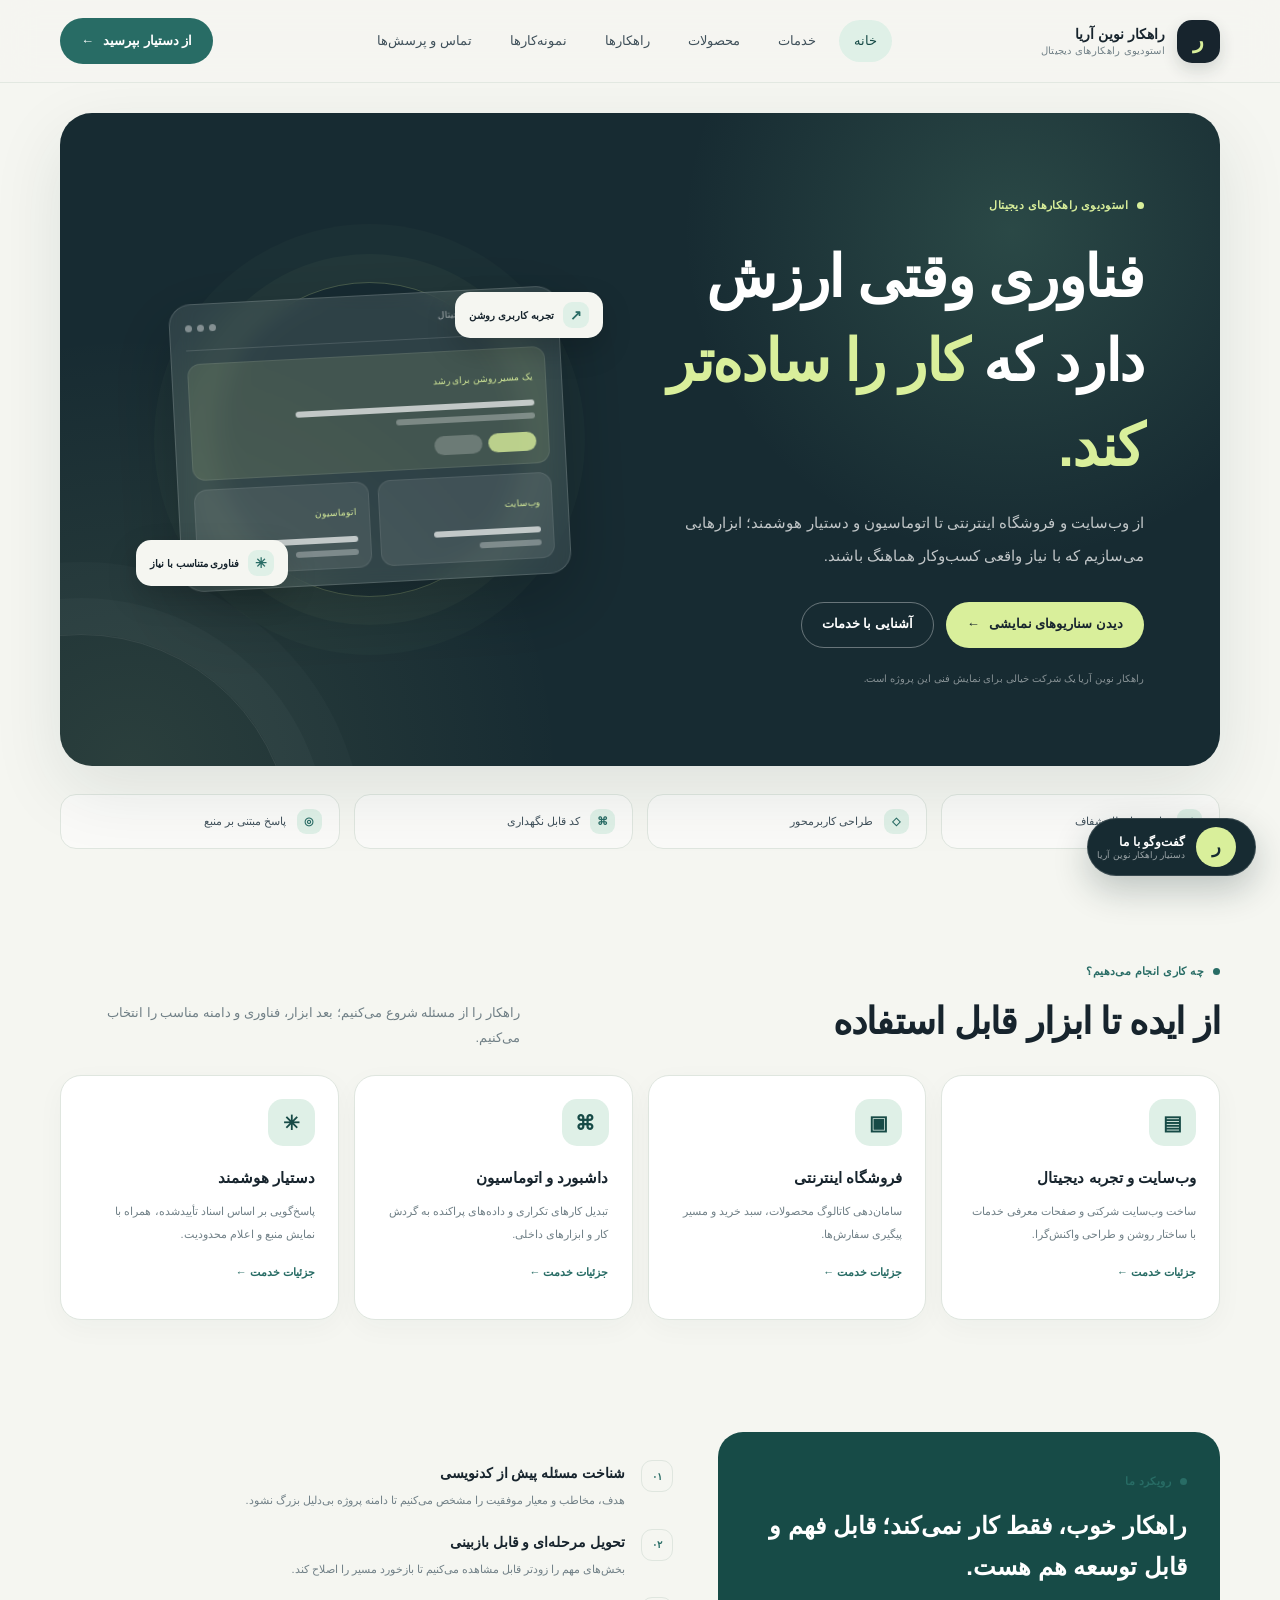
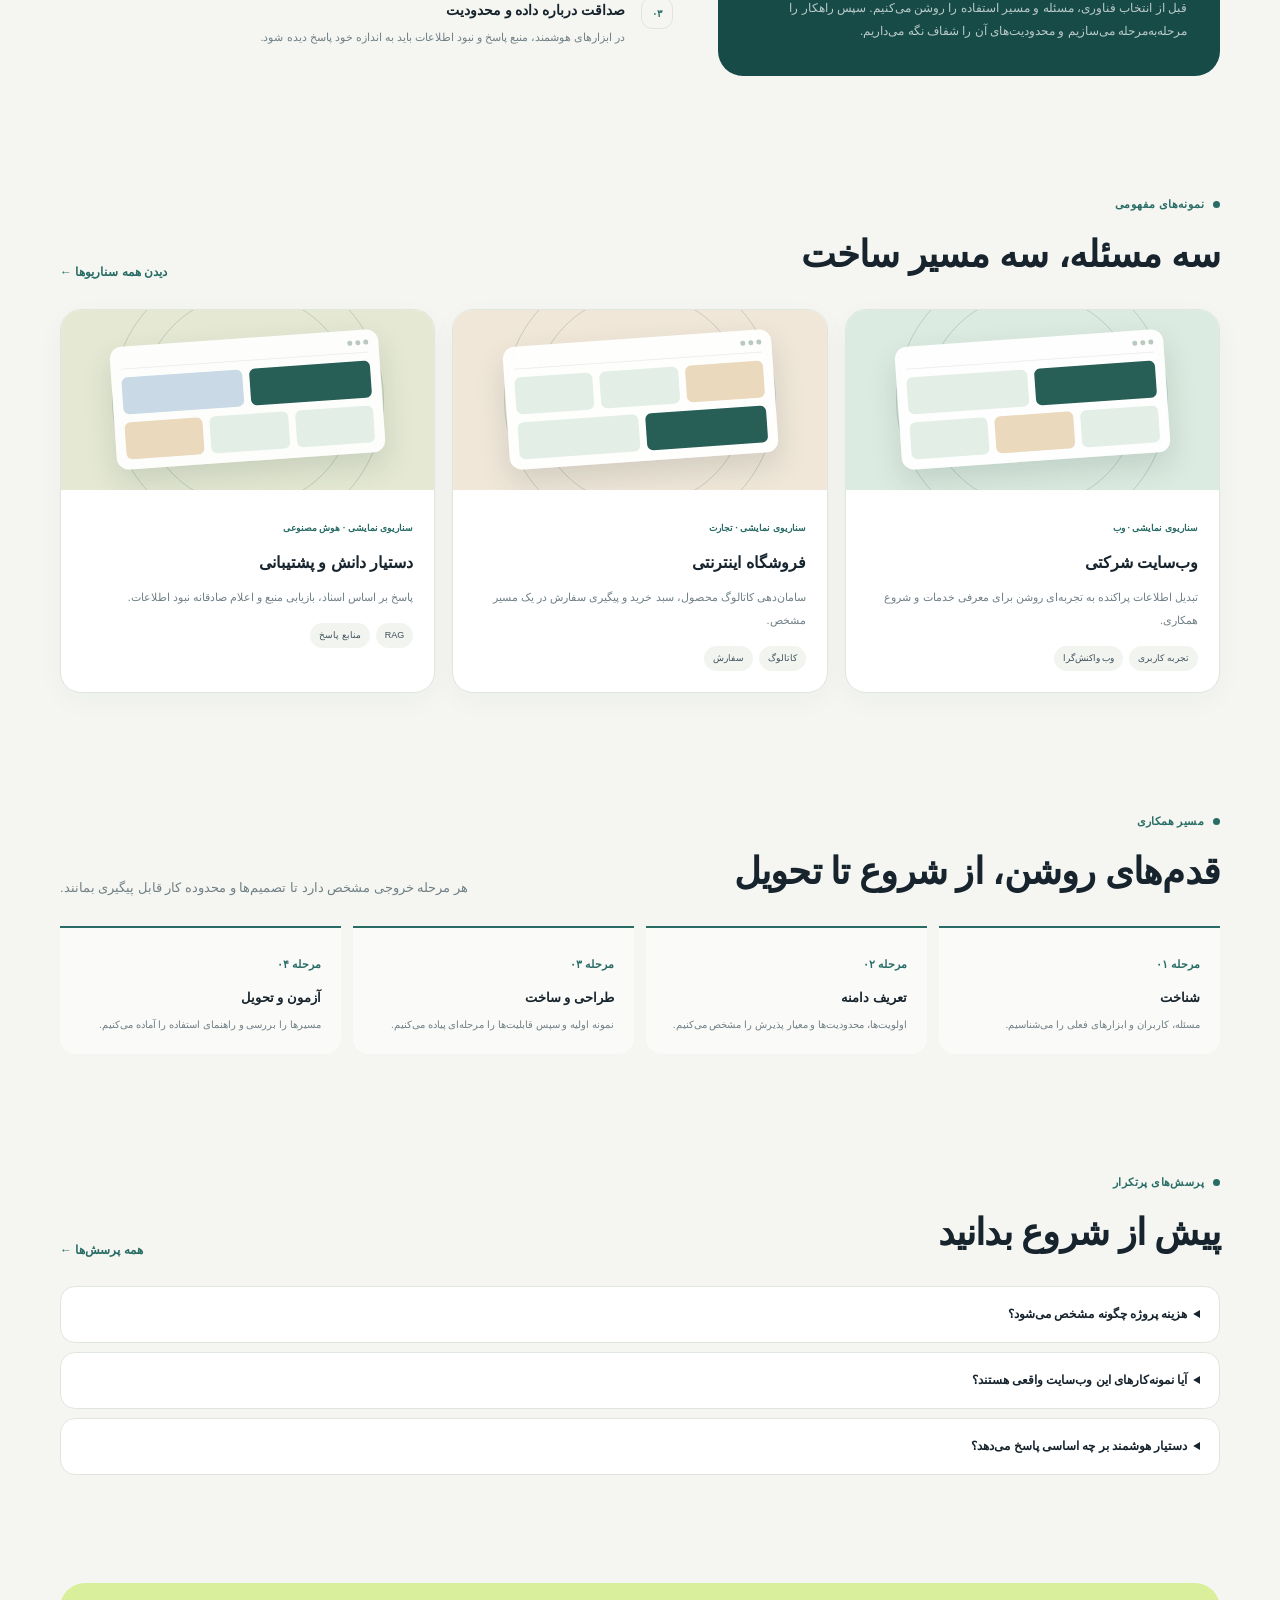
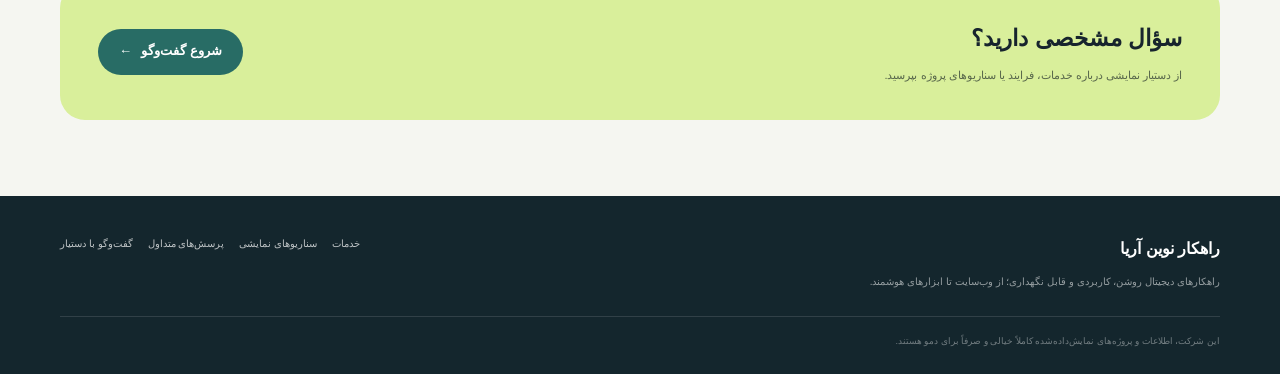
<file: website/index.html>
<!doctype html>
<html lang="fa" dir="rtl">
<head>
  <meta charset="utf-8">
  <meta name="viewport" content="width=device-width, initial-scale=1">
  <meta name="description" content="راهکار نوین آریا؛ وب‌سایت، فروشگاه اینترنتی، اتوماسیون و دستیار هوشمند.">
  <meta name="theme-color" content="#f5f6f1">
  <title>راهکارهای دیجیتال برای کسب‌وکارهای در حال رشد | راهکار نوین آریا</title>
  <link rel="stylesheet" href="./assets/site.css">
</head>
<body>
  <header class="site-header">
    <div class="container header-inner">
      <a class="brand" href="./index.html" aria-label="راهکار نوین آریا، صفحه اصلی">
        <span class="brand-mark">ر</span>
        <span class="brand-copy">راهکار نوین آریا<small>استودیوی راهکارهای دیجیتال</small></span>
      </a>
      <nav class="nav-links" data-main-nav aria-label="ناوبری اصلی">
        <a href="./index.html" aria-current="page">خانه</a>
        <a href="./services.html">خدمات</a>
        <a href="./products.html">محصولات</a>
        <a href="./solutions.html">راهکارها</a>
        <a href="./showcase.html">نمونه‌کارها</a>
        <a href="./contact.html">تماس و پرسش‌ها</a>
      </nav>
      <a class="header-cta" href="#assistant" data-open-assistant>از دستیار بپرسید <span>←</span></a>
      <button class="menu-toggle" type="button" data-menu-toggle aria-label="باز کردن منو" aria-expanded="false">☰</button>
    </div>
  </header>
  <main>
    <div class="container">
  <section class="hero">
    <div>
      <span class="eyebrow">استودیوی راهکارهای دیجیتال</span>
      <h1>فناوری وقتی ارزش دارد که <span>کار را ساده‌تر کند.</span></h1>
      <p>از وب‌سایت و فروشگاه اینترنتی تا اتوماسیون و دستیار هوشمند؛ ابزارهایی می‌سازیم که با نیاز واقعی کسب‌وکار هماهنگ باشند.</p>
      <div class="hero-actions">
        <a class="button button-light" href="./showcase.html">دیدن سناریوهای نمایشی <span>←</span></a>
        <a class="button button-outline" href="./services.html">آشنایی با خدمات</a>
      </div>
      <p class="hero-note">راهکار نوین آریا یک شرکت خیالی برای نمایش فنی این پروژه است.</p>
    </div>
    <div class="hero-art" aria-label="تصویرسازی انتزاعی از یک محصول دیجیتال" role="img">
      <div class="orbit"></div>
      <div class="art-window">
        <div class="window-top"><span class="window-label">نمای کلی یک تجربه دیجیتال</span><span class="window-dots"><i></i><i></i><i></i></span></div>
        <div class="art-grid">
          <div class="art-tile large"><span class="art-kicker">یک مسیر روشن برای رشد</span><div class="art-line"></div><div class="art-line short"></div><div class="art-pills"><i></i><i></i></div></div>
          <div class="art-tile"><span class="art-kicker">وب‌سایت</span><div class="art-line"></div><div class="art-line short"></div></div>
          <div class="art-tile"><span class="art-kicker">اتوماسیون</span><div class="art-line"></div><div class="art-line short"></div></div>
        </div>
      </div>
      <div class="floating-tag tag-one"><b>↗</b> تجربه کاربری روشن</div>
      <div class="floating-tag tag-two"><b>✳</b> فناوری متناسب با نیاز</div>
    </div>
  </section>

  <div class="trust-strip" aria-label="اصول کاری">
    <div class="trust-item"><b>✓</b> دامنه و انتظار شفاف</div>
    <div class="trust-item"><b>◇</b> طراحی کاربرمحور</div>
    <div class="trust-item"><b>⌘</b> کد قابل نگهداری</div>
    <div class="trust-item"><b>◎</b> پاسخ مبتنی بر منبع</div>
  </div>

  <section class="section">
    <div class="section-head">
      <div><span class="eyebrow">چه کاری انجام می‌دهیم؟</span><h2>از ایده تا ابزار قابل استفاده</h2></div>
      <p>راهکار را از مسئله شروع می‌کنیم؛ بعد ابزار، فناوری و دامنه مناسب را انتخاب می‌کنیم.</p>
    </div>
    <div class="cards-grid">
      <article class="service-card"><div class="service-icon">▤</div><h3>وب‌سایت و تجربه دیجیتال</h3><p>ساخت وب‌سایت شرکتی و صفحات معرفی خدمات با ساختار روشن و طراحی واکنش‌گرا.</p><a href="./services.html#web">جزئیات خدمت ←</a></article>
      <article class="service-card"><div class="service-icon">▣</div><h3>فروشگاه اینترنتی</h3><p>سامان‌دهی کاتالوگ محصولات، سبد خرید و مسیر پیگیری سفارش‌ها.</p><a href="./services.html#commerce">جزئیات خدمت ←</a></article>
      <article class="service-card"><div class="service-icon">⌘</div><h3>داشبورد و اتوماسیون</h3><p>تبدیل کارهای تکراری و داده‌های پراکنده به گردش کار و ابزارهای داخلی.</p><a href="./services.html#automation">جزئیات خدمت ←</a></article>
      <article class="service-card"><div class="service-icon">✳</div><h3>دستیار هوشمند</h3><p>پاسخ‌گویی بر اساس اسناد تأییدشده، همراه با نمایش منبع و اعلام محدودیت.</p><a href="./services.html#assistant">جزئیات خدمت ←</a></article>
    </div>
  </section>

  <section class="section split-section">
    <div class="statement-panel">
      <span class="eyebrow">رویکرد ما</span>
      <h3>راهکار خوب، فقط کار نمی‌کند؛ قابل فهم و قابل توسعه هم هست.</h3>
      <p>قبل از انتخاب فناوری، مسئله و مسیر استفاده را روشن می‌کنیم. سپس راهکار را مرحله‌به‌مرحله می‌سازیم و محدودیت‌های آن را شفاف نگه می‌داریم.</p>
    </div>
    <div class="feature-list">
      <div class="feature-row"><span class="feature-index">۰۱</span><div><h3>شناخت مسئله پیش از کدنویسی</h3><p>هدف، مخاطب و معیار موفقیت را مشخص می‌کنیم تا دامنه پروژه بی‌دلیل بزرگ نشود.</p></div></div>
      <div class="feature-row"><span class="feature-index">۰۲</span><div><h3>تحویل مرحله‌ای و قابل بازبینی</h3><p>بخش‌های مهم را زودتر قابل مشاهده می‌کنیم تا بازخورد مسیر را اصلاح کند.</p></div></div>
      <div class="feature-row"><span class="feature-index">۰۳</span><div><h3>صداقت درباره داده و محدودیت</h3><p>در ابزارهای هوشمند، منبع پاسخ و نبود اطلاعات باید به اندازه خود پاسخ دیده شود.</p></div></div>
    </div>
  </section>

  <section class="section">
    <div class="section-head">
      <div><span class="eyebrow">نمونه‌های مفهومی</span><h2>سه مسئله، سه مسیر ساخت</h2></div>
      <a class="text-link" href="./showcase.html">دیدن همه سناریوها <span>←</span></a>
    </div>
    <div class="project-grid">
      <a class="project-card" href="./showcase.html#corporate"><div class="project-visual"><div class="mock-browser"><div class="mock-browser-top"><i></i><i></i><i></i></div><div class="mock-ui-row"><div class="mock-ui-block dark"></div><div class="mock-ui-block"></div></div><div class="mock-ui-row"><div class="mock-ui-block"></div><div class="mock-ui-block sand"></div><div class="mock-ui-block"></div></div></div></div><div class="project-body"><span class="project-type">سناریوی نمایشی · وب</span><h3>وب‌سایت شرکتی</h3><p>تبدیل اطلاعات پراکنده به تجربه‌ای روشن برای معرفی خدمات و شروع همکاری.</p><div class="project-meta"><span>تجربه کاربری</span><span>وب واکنش‌گرا</span></div></div></a>
      <a class="project-card" href="./showcase.html#store"><div class="project-visual store"><div class="mock-browser"><div class="mock-browser-top"><i></i><i></i><i></i></div><div class="mock-ui-row"><div class="mock-ui-block sand"></div><div class="mock-ui-block"></div><div class="mock-ui-block"></div></div><div class="mock-ui-row"><div class="mock-ui-block dark"></div><div class="mock-ui-block"></div></div></div></div><div class="project-body"><span class="project-type">سناریوی نمایشی · تجارت</span><h3>فروشگاه اینترنتی</h3><p>سامان‌دهی کاتالوگ محصول، سبد خرید و پیگیری سفارش در یک مسیر مشخص.</p><div class="project-meta"><span>کاتالوگ</span><span>سفارش</span></div></div></a>
      <a class="project-card" href="./showcase.html#assistant"><div class="project-visual assistant"><div class="mock-browser"><div class="mock-browser-top"><i></i><i></i><i></i></div><div class="mock-ui-row"><div class="mock-ui-block dark"></div><div class="mock-ui-block blue"></div></div><div class="mock-ui-row"><div class="mock-ui-block"></div><div class="mock-ui-block"></div><div class="mock-ui-block sand"></div></div></div></div><div class="project-body"><span class="project-type">سناریوی نمایشی · هوش مصنوعی</span><h3>دستیار دانش و پشتیبانی</h3><p>پاسخ بر اساس اسناد، بازیابی منبع و اعلام صادقانه نبود اطلاعات.</p><div class="project-meta"><span>RAG</span><span>منابع پاسخ</span></div></div></a>
    </div>
  </section>

  <section class="section">
    <div class="section-head"><div><span class="eyebrow">مسیر همکاری</span><h2>قدم‌های روشن، از شروع تا تحویل</h2></div><p>هر مرحله خروجی مشخص دارد تا تصمیم‌ها و محدوده کار قابل پیگیری بمانند.</p></div>
    <div class="process-grid">
      <div class="process-step"><b>مرحله ۰۱</b><h3>شناخت</h3><p>مسئله، کاربران و ابزارهای فعلی را می‌شناسیم.</p></div>
      <div class="process-step"><b>مرحله ۰۲</b><h3>تعریف دامنه</h3><p>اولویت‌ها، محدودیت‌ها و معیار پذیرش را مشخص می‌کنیم.</p></div>
      <div class="process-step"><b>مرحله ۰۳</b><h3>طراحی و ساخت</h3><p>نمونه اولیه و سپس قابلیت‌ها را مرحله‌ای پیاده می‌کنیم.</p></div>
      <div class="process-step"><b>مرحله ۰۴</b><h3>آزمون و تحویل</h3><p>مسیرها را بررسی و راهنمای استفاده را آماده می‌کنیم.</p></div>
    </div>
  </section>

  <section class="section">
    <div class="section-head"><div><span class="eyebrow">پرسش‌های پرتکرار</span><h2>پیش از شروع بدانید</h2></div><a class="text-link" href="./contact.html">همه پرسش‌ها <span>←</span></a></div>
    <div class="faq-list">
      <details><summary>هزینه پروژه چگونه مشخص می‌شود؟</summary><p>قیمت ثابت برای همه پروژه‌ها وجود ندارد. برآورد به دامنه، امکانات، اتصال‌های بیرونی و زمان اجرا بستگی دارد.</p></details>
      <details><summary>آیا نمونه‌کارهای این وب‌سایت واقعی هستند؟</summary><p>خیر. این‌ها سناریوهای مفهومی و ساختگی برای نمایش فنی پروژه‌اند و مشتری یا نتیجه تجاری واقعی را نشان نمی‌دهند.</p></details>
      <details><summary>دستیار هوشمند بر چه اساسی پاسخ می‌دهد؟</summary><p>دستیار از اسناد و محتوای بازیابی‌شده استفاده می‌کند و در صورت نبود اطلاعات کافی باید محدودیت خود را اعلام کند.</p></details>
    </div>
  </section>

  <section class="cta-band"><div><h2>سؤال مشخصی دارید؟</h2><p>از دستیار نمایشی درباره خدمات، فرایند یا سناریوهای پروژه بپرسید.</p></div><a class="button" href="#assistant" data-open-assistant>شروع گفت‌وگو <span>←</span></a></section>
</div>
  </main>
  <footer class="site-footer">
    <div class="container">
      <div class="footer-inner">
        <div>
          <div class="footer-brand">راهکار نوین آریا</div>
          <p>راهکارهای دیجیتال روشن، کاربردی و قابل نگهداری؛ از وب‌سایت تا ابزارهای هوشمند.</p>
        </div>
        <div class="footer-links">
          <a href="./services.html">خدمات</a>
          <a href="./showcase.html">سناریوهای نمایشی</a>
          <a href="./contact.html">پرسش‌های متداول</a>
          <a href="#assistant" data-open-assistant>گفت‌وگو با دستیار</a>
        </div>
      </div>
      <div class="footer-bottom">این شرکت، اطلاعات و پروژه‌های نمایش‌داده‌شده کاملاً خیالی و صرفاً برای دمو هستند.</div>
    </div>
  </footer>
  <script src="../widget/widget.js" data-api-url="http://127.0.0.1:8000"></script>
  <script src="./assets/site.js"></script>
</body>
</html>
</file>
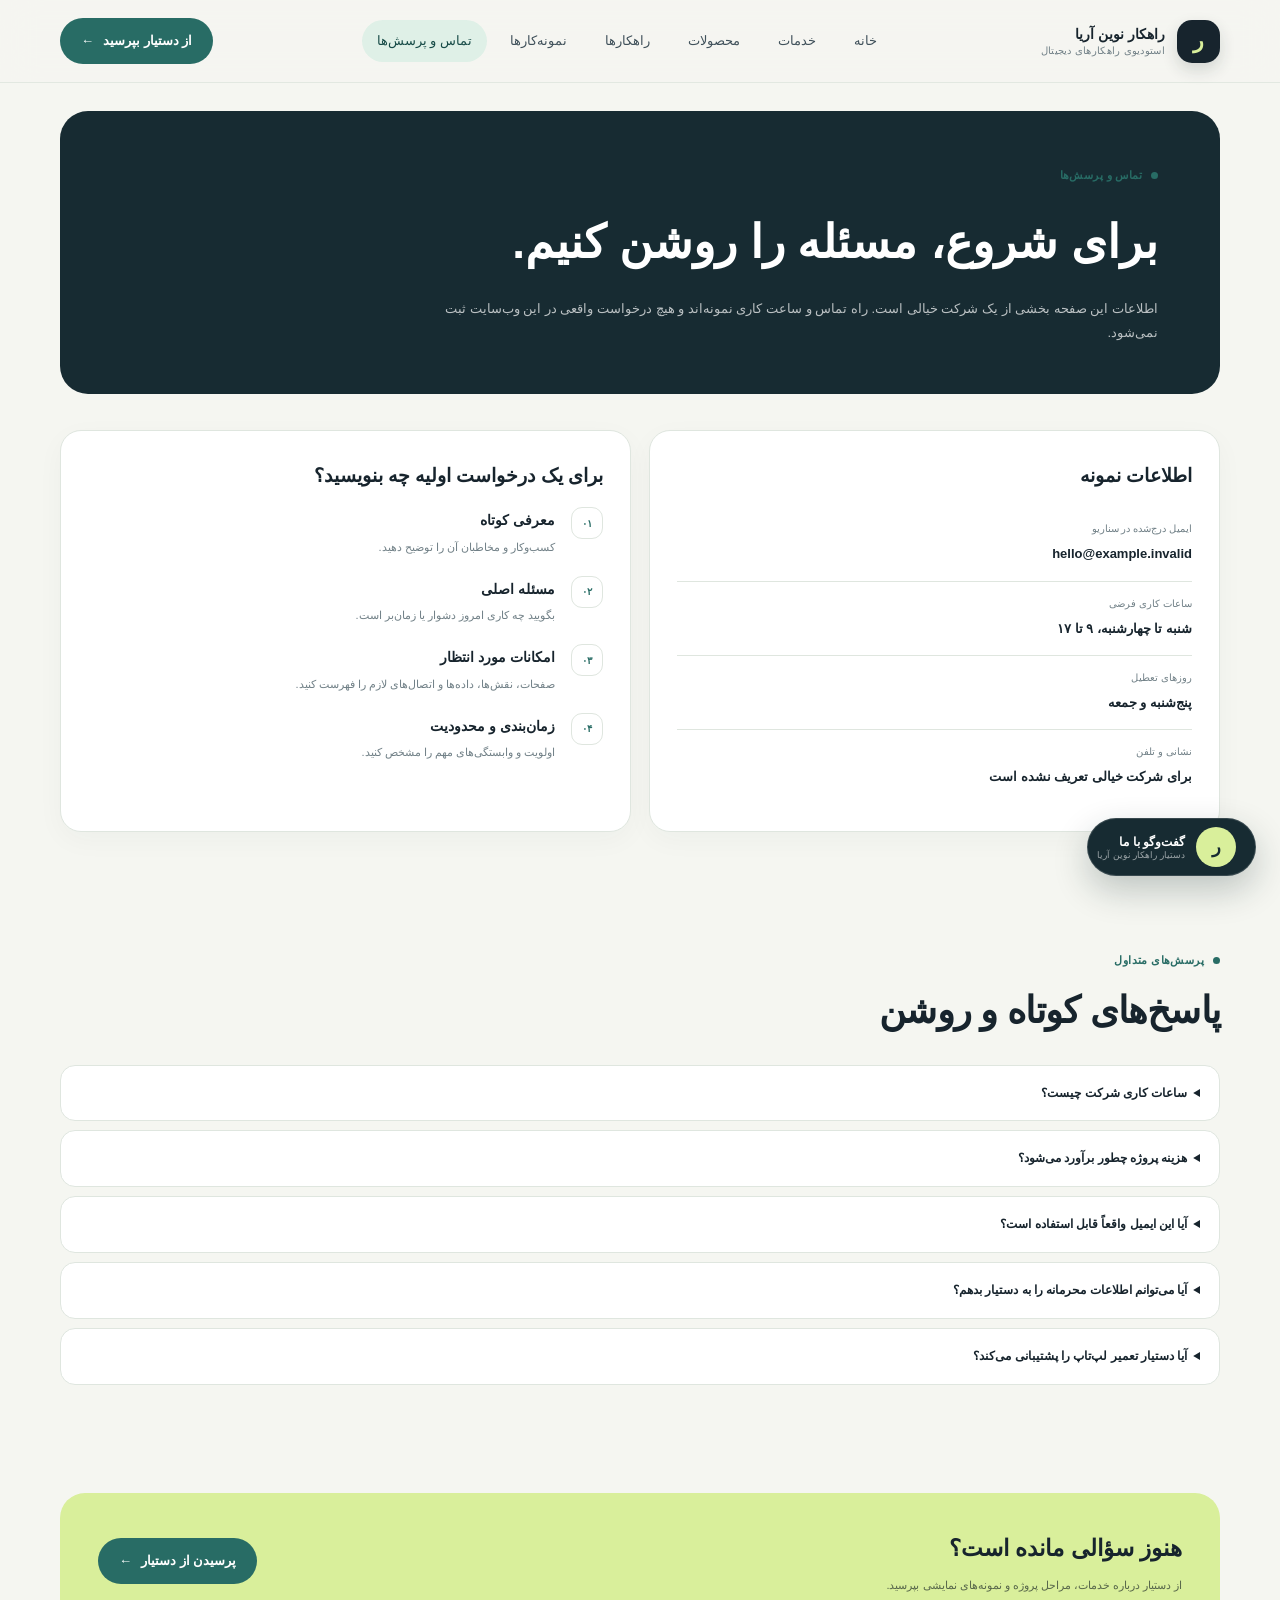
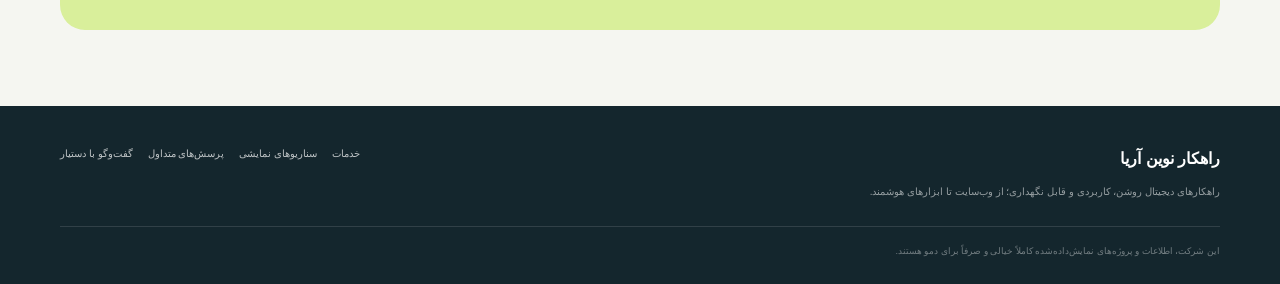
<file: website/contact.html>
<!doctype html>
<html lang="fa" dir="rtl">
<head>
  <meta charset="utf-8">
  <meta name="viewport" content="width=device-width, initial-scale=1">
  <meta name="description" content="اطلاعات نمونه تماس، ساعات کاری فرضی و پرسش‌های رایج درباره خدمات راهکار نوین آریا.">
  <meta name="theme-color" content="#f5f6f1">
  <title>تماس و پرسش‌های متداول | راهکار نوین آریا</title>
  <link rel="stylesheet" href="./assets/site.css">
</head>
<body>
  <header class="site-header">
    <div class="container header-inner">
      <a class="brand" href="./index.html" aria-label="راهکار نوین آریا، صفحه اصلی">
        <span class="brand-mark">ر</span>
        <span class="brand-copy">راهکار نوین آریا<small>استودیوی راهکارهای دیجیتال</small></span>
      </a>
      <nav class="nav-links" data-main-nav aria-label="ناوبری اصلی">
        <a href="./index.html">خانه</a>
        <a href="./services.html">خدمات</a>
        <a href="./products.html">محصولات</a>
        <a href="./solutions.html">راهکارها</a>
        <a href="./showcase.html">نمونه‌کارها</a>
        <a href="./contact.html" aria-current="page">تماس و پرسش‌ها</a>
      </nav>
      <a class="header-cta" href="#assistant" data-open-assistant>از دستیار بپرسید <span>←</span></a>
      <button class="menu-toggle" type="button" data-menu-toggle aria-label="باز کردن منو" aria-expanded="false">☰</button>
    </div>
  </header>
  <main>
    <div class="container">
  <section class="page-hero"><span class="eyebrow">تماس و پرسش‌ها</span><h1>برای شروع، مسئله را روشن کنیم.</h1><p>اطلاعات این صفحه بخشی از یک شرکت خیالی است. راه تماس و ساعت کاری نمونه‌اند و هیچ درخواست واقعی در این وب‌سایت ثبت نمی‌شود.</p></section>
  <section class="section">
    <div class="contact-grid">
      <article class="info-card">
        <h2>اطلاعات نمونه</h2>
        <div class="info-line"><small>ایمیل درج‌شده در سناریو</small><strong>hello@example.invalid</strong></div>
        <div class="info-line"><small>ساعات کاری فرضی</small><strong>شنبه تا چهارشنبه، ۹ تا ۱۷</strong></div>
        <div class="info-line"><small>روزهای تعطیل</small><strong>پنج‌شنبه و جمعه</strong></div>
        <div class="info-line"><small>نشانی و تلفن</small><strong>برای شرکت خیالی تعریف نشده است</strong></div>
      </article>
      <article class="info-card">
        <h2>برای یک درخواست اولیه چه بنویسید؟</h2>
        <div class="feature-list">
          <div class="feature-row"><span class="feature-index">۰۱</span><div><h3>معرفی کوتاه</h3><p>کسب‌وکار و مخاطبان آن را توضیح دهید.</p></div></div>
          <div class="feature-row"><span class="feature-index">۰۲</span><div><h3>مسئله اصلی</h3><p>بگویید چه کاری امروز دشوار یا زمان‌بر است.</p></div></div>
          <div class="feature-row"><span class="feature-index">۰۳</span><div><h3>امکانات مورد انتظار</h3><p>صفحات، نقش‌ها، داده‌ها و اتصال‌های لازم را فهرست کنید.</p></div></div>
          <div class="feature-row"><span class="feature-index">۰۴</span><div><h3>زمان‌بندی و محدودیت</h3><p>اولویت و وابستگی‌های مهم را مشخص کنید.</p></div></div>
        </div>
      </article>
    </div>
  </section>
  <section class="section">
    <div class="section-head"><div><span class="eyebrow">پرسش‌های متداول</span><h2>پاسخ‌های کوتاه و روشن</h2></div></div>
    <div class="faq-list">
      <details><summary>ساعات کاری شرکت چیست؟</summary><p>ساعات کاری فرضی از شنبه تا چهارشنبه، ساعت ۹ تا ۱۷ است. پنج‌شنبه و جمعه تعطیل است.</p></details>
      <details><summary>هزینه پروژه چطور برآورد می‌شود؟</summary><p>قیمت ثابت وجود ندارد. دامنه، تعداد قابلیت‌ها، وابستگی‌های بیرونی و زمان اجرا روی برآورد اثر می‌گذارند.</p></details>
      <details><summary>آیا این ایمیل واقعاً قابل استفاده است؟</summary><p>خیر. دامنه example.invalid رزروشده است و صرفاً برای جلوگیری از نمایش یک نشانی واقعی در داده ساختگی استفاده شده است.</p></details>
      <details><summary>آیا می‌توانم اطلاعات محرمانه را به دستیار بدهم؟</summary><p>خیر. این دمو برای محتوای عمومی و ساختگی است. رمز عبور، اطلاعات پرداخت یا اسناد محرمانه ارسال نکنید.</p></details>
      <details><summary>آیا دستیار تعمیر لپ‌تاپ را پشتیبانی می‌کند؟</summary><p>خیر. تعمیر سخت‌افزار و فروش لپ‌تاپ در خدمات تعریف‌شده مجموعه نیست.</p></details>
    </div>
  </section>
  <section class="cta-band"><div><h2>هنوز سؤالی مانده است؟</h2><p>از دستیار درباره خدمات، مراحل پروژه و نمونه‌های نمایشی بپرسید.</p></div><a class="button" href="#assistant" data-open-assistant>پرسیدن از دستیار <span>←</span></a></section>
</div>
  </main>
  <footer class="site-footer">
    <div class="container">
      <div class="footer-inner">
        <div>
          <div class="footer-brand">راهکار نوین آریا</div>
          <p>راهکارهای دیجیتال روشن، کاربردی و قابل نگهداری؛ از وب‌سایت تا ابزارهای هوشمند.</p>
        </div>
        <div class="footer-links">
          <a href="./services.html">خدمات</a>
          <a href="./showcase.html">سناریوهای نمایشی</a>
          <a href="./contact.html">پرسش‌های متداول</a>
          <a href="#assistant" data-open-assistant>گفت‌وگو با دستیار</a>
        </div>
      </div>
      <div class="footer-bottom">این شرکت، اطلاعات و پروژه‌های نمایش‌داده‌شده کاملاً خیالی و صرفاً برای دمو هستند.</div>
    </div>
  </footer>
  <script src="../widget/widget.js" data-api-url="http://127.0.0.1:8000"></script>
  <script src="./assets/site.js"></script>
</body>
</html>
</file>
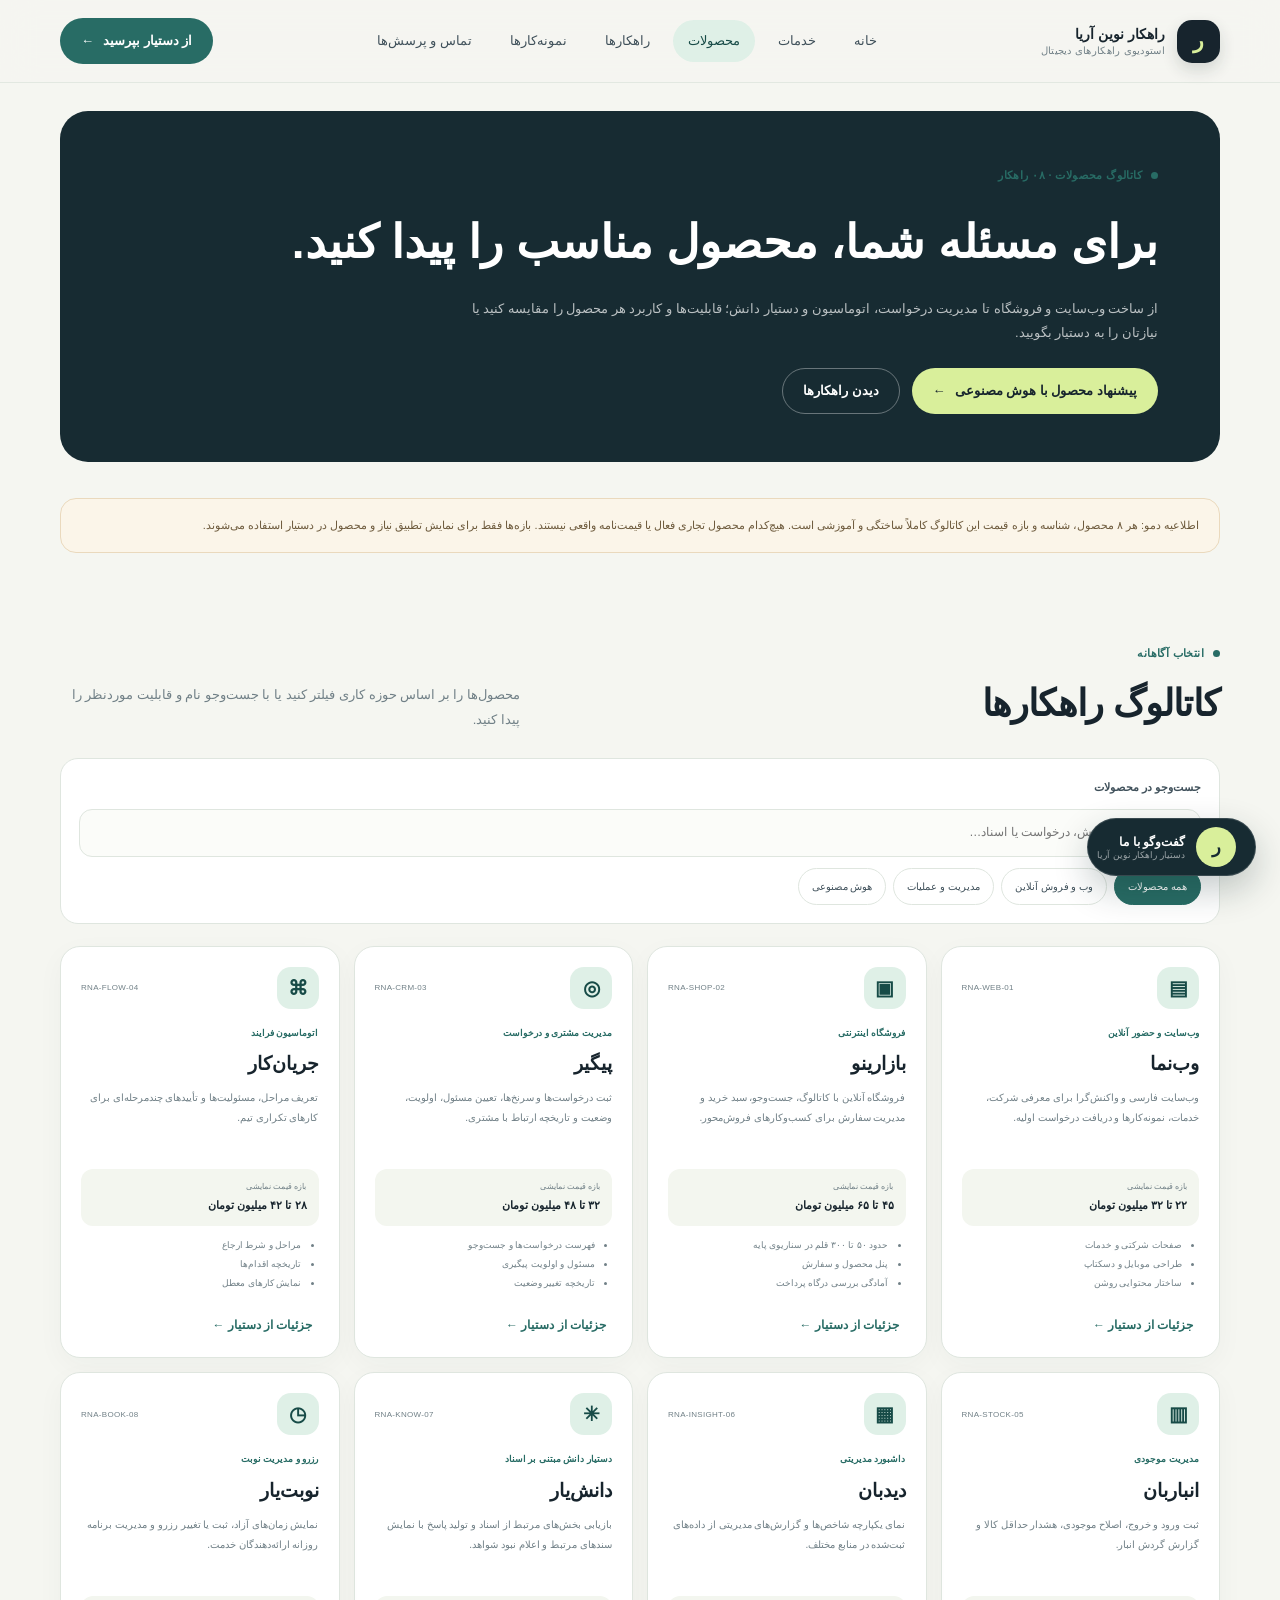
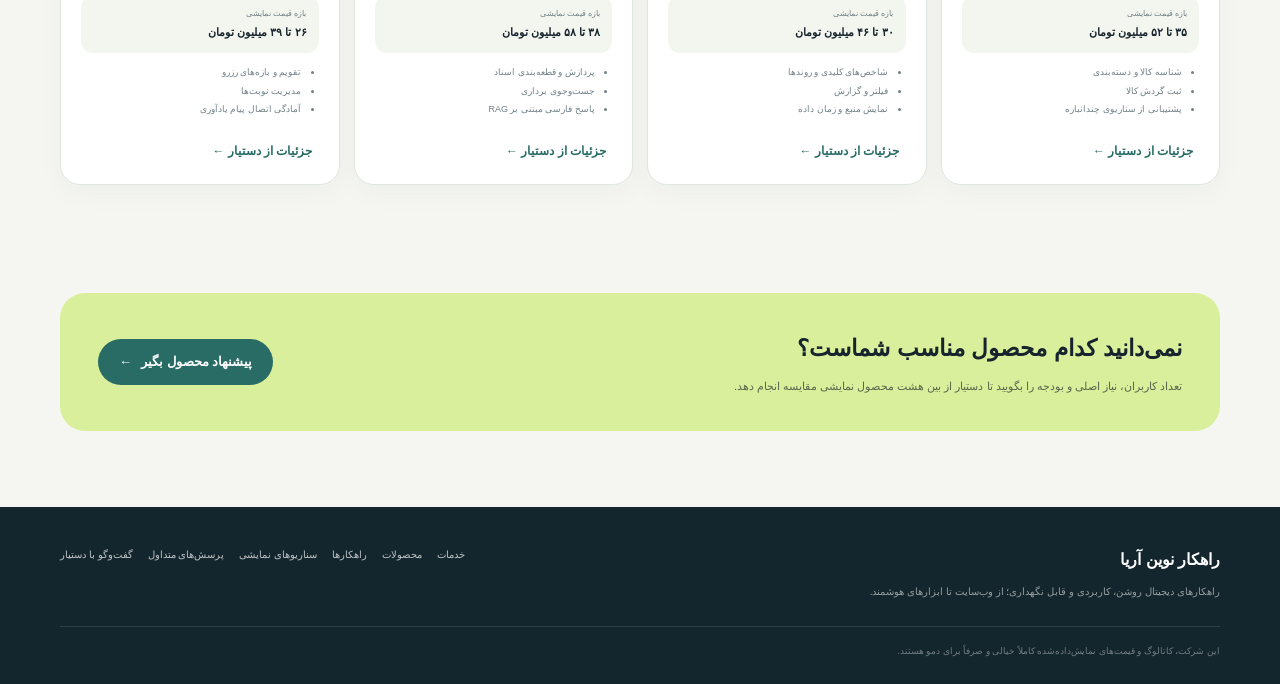
<file: website/products.html>
<!doctype html>
<html lang="fa" dir="rtl">
<head>
  <meta charset="utf-8">
  <meta name="viewport" content="width=device-width, initial-scale=1">
  <meta name="description" content="کاتالوگ هشت راهکار نرم‌افزاری نمایشی راهکار نوین آریا؛ همراه با کاربردها، قابلیت‌ها و بازه قیمت نمونه.">
  <meta name="theme-color" content="#f5f6f1">
  <title>محصولات نرم‌افزاری | راهکار نوین آریا</title>
  <link rel="stylesheet" href="./assets/site.css">
</head>
<body>
  <header class="site-header">
    <div class="container header-inner">
      <a class="brand" href="./index.html" aria-label="راهکار نوین آریا، صفحه اصلی">
        <span class="brand-mark">ر</span>
        <span class="brand-copy">راهکار نوین آریا<small>استودیوی راهکارهای دیجیتال</small></span>
      </a>
      <nav class="nav-links" data-main-nav aria-label="ناوبری اصلی">
        <a href="./index.html">خانه</a>
        <a href="./services.html">خدمات</a>
        <a href="./products.html" aria-current="page">محصولات</a>
        <a href="./solutions.html">راهکارها</a>
        <a href="./showcase.html">نمونه‌کارها</a>
        <a href="./contact.html">تماس و پرسش‌ها</a>
      </nav>
      <a class="header-cta" href="#assistant" data-open-assistant>از دستیار بپرسید <span>←</span></a>
      <button class="menu-toggle" type="button" data-menu-toggle aria-label="باز کردن منو" aria-expanded="false">☰</button>
    </div>
  </header>
  <main>
    <div class="container">
      <section class="page-hero">
        <span class="eyebrow">کاتالوگ محصولات · ۰۸ راهکار</span>
        <h1>برای مسئله شما، محصول مناسب را پیدا کنید.</h1>
        <p>از ساخت وب‌سایت و فروشگاه تا مدیریت درخواست، اتوماسیون و دستیار دانش؛ قابلیت‌ها و کاربرد هر محصول را مقایسه کنید یا نیازتان را به دستیار بگویید.</p>
        <div class="hero-actions" style="margin-top:22px">
          <button class="button button-light" type="button" data-ask-assistant="ما یک فروشگاه اینترنتی با حدود ۱۵۰ محصول داریم. به مدیریت سفارش و موجودی نیاز داریم و بودجه نمایشی ما ۵۰ تا ۶۵ میلیون تومان است. کدام محصول مناسب‌تر است و چرا؟">پیشنهاد محصول با هوش مصنوعی <span>←</span></button>
          <a class="button button-outline" href="./solutions.html">دیدن راهکارها</a>
        </div>
      </section>

      <section class="section">
        <div class="notice">اطلاعیه دمو: هر ۸ محصول، شناسه و بازه قیمت این کاتالوگ کاملاً ساختگی و آموزشی است. هیچ‌کدام محصول تجاری فعال یا قیمت‌نامه واقعی نیستند. بازه‌ها فقط برای نمایش تطبیق نیاز و محصول در دستیار استفاده می‌شوند.</div>
      </section>

      <section class="section" style="padding-top:8px">
        <div class="section-head">
          <div><span class="eyebrow">انتخاب آگاهانه</span><h2>کاتالوگ راهکارها</h2></div>
          <p>محصول‌ها را بر اساس حوزه کاری فیلتر کنید یا با جست‌وجو نام و قابلیت موردنظر را پیدا کنید.</p>
        </div>
        <div class="product-tools">
          <label class="product-search-label" for="product-search">جست‌وجو در محصولات</label>
          <input id="product-search" data-product-search class="product-search" type="search" placeholder="مثلاً موجودی، سفارش، درخواست یا اسناد…" autocomplete="off">
          <div class="product-filters" role="group" aria-label="فیلتر دسته محصول">
            <button type="button" data-product-filter="all" aria-pressed="true">همه محصولات</button>
            <button type="button" data-product-filter="web" aria-pressed="false">وب و فروش آنلاین</button>
            <button type="button" data-product-filter="operations" aria-pressed="false">مدیریت و عملیات</button>
            <button type="button" data-product-filter="ai" aria-pressed="false">هوش مصنوعی</button>
          </div>
        </div>

        <div class="product-grid" data-product-grid>
          <article class="product-card" data-category="web" data-search="وب نما وبنما وب سایت شرکتی صفحه فرود معرفی برند حضور آنلاین">
            <div class="product-card-top"><span class="product-symbol">▤</span><span class="product-code">RNA-WEB-01</span></div>
            <span class="product-category">وب‌سایت و حضور آنلاین</span>
            <h3>وب‌نما</h3>
            <p>وب‌سایت فارسی و واکنش‌گرا برای معرفی شرکت، خدمات، نمونه‌کارها و دریافت درخواست اولیه.</p>
            <div class="product-price"><small>بازه قیمت نمایشی</small><strong>۲۲ تا ۳۲ میلیون تومان</strong></div>
            <ul><li>صفحات شرکتی و خدمات</li><li>طراحی موبایل و دسکتاپ</li><li>ساختار محتوایی روشن</li></ul>
            <button class="text-link product-ask" type="button" data-ask-assistant="محصول وب‌نما برای چه نوع کسب‌وکاری مناسب است و چه چیزهایی شامل آن می‌شود؟">جزئیات از دستیار ←</button>
          </article>

          <article class="product-card" data-category="commerce" data-search="بازارینو فروشگاه اینترنتی فروش آنلاین کاتالوگ محصول سبد خرید سفارش پرداخت">
            <div class="product-card-top"><span class="product-symbol">▣</span><span class="product-code">RNA-SHOP-02</span></div>
            <span class="product-category">فروشگاه اینترنتی</span>
            <h3>بازارینو</h3>
            <p>فروشگاه آنلاین با کاتالوگ، جست‌وجو، سبد خرید و مدیریت سفارش برای کسب‌وکارهای فروش‌محور.</p>
            <div class="product-price"><small>بازه قیمت نمایشی</small><strong>۴۵ تا ۶۵ میلیون تومان</strong></div>
            <ul><li>حدود ۵۰ تا ۳۰۰ قلم در سناریوی پایه</li><li>پنل محصول و سفارش</li><li>آمادگی بررسی درگاه پرداخت</li></ul>
            <button class="text-link product-ask" type="button" data-ask-assistant="بازارینو چه امکاناتی برای مدیریت محصولات و سفارش‌ها دارد؟">جزئیات از دستیار ←</button>
          </article>

          <article class="product-card" data-category="operations" data-search="پیگیر پیگیری مشتری ارتباط با مشتری crm سرنخ درخواست پشتیبانی">
            <div class="product-card-top"><span class="product-symbol">◎</span><span class="product-code">RNA-CRM-03</span></div>
            <span class="product-category">مدیریت مشتری و درخواست</span>
            <h3>پیگیر</h3>
            <p>ثبت درخواست‌ها و سرنخ‌ها، تعیین مسئول، اولویت، وضعیت و تاریخچه ارتباط با مشتری.</p>
            <div class="product-price"><small>بازه قیمت نمایشی</small><strong>۳۲ تا ۴۸ میلیون تومان</strong></div>
            <ul><li>فهرست درخواست‌ها و جست‌وجو</li><li>مسئول و اولویت پیگیری</li><li>تاریخچه تغییر وضعیت</li></ul>
            <button class="text-link product-ask" type="button" data-ask-assistant="تفاوت محصول پیگیر با جریان‌کار چیست و کدام برای تیم خدماتی مناسب‌تر است؟">جزئیات از دستیار ←</button>
          </article>

          <article class="product-card" data-category="operations" data-search="جریان کار اتوماسیون گردش کار تایید درخواست workflow فرایند تکراری">
            <div class="product-card-top"><span class="product-symbol">⌘</span><span class="product-code">RNA-FLOW-04</span></div>
            <span class="product-category">اتوماسیون فرایند</span>
            <h3>جریان‌کار</h3>
            <p>تعریف مراحل، مسئولیت‌ها و تأییدهای چندمرحله‌ای برای کارهای تکراری تیم.</p>
            <div class="product-price"><small>بازه قیمت نمایشی</small><strong>۲۸ تا ۴۲ میلیون تومان</strong></div>
            <ul><li>مراحل و شرط ارجاع</li><li>تاریخچه اقدام‌ها</li><li>نمایش کارهای معطل</li></ul>
            <button class="text-link product-ask" type="button" data-ask-assistant="برای تأیید چندمرحله‌ای درخواست خرید چه محصولی مناسب است؟">جزئیات از دستیار ←</button>
          </article>

          <article class="product-card" data-category="operations" data-search="انباربان انبار موجودی ورود خروج کالا stock inventory کمبود کالا">
            <div class="product-card-top"><span class="product-symbol">▥</span><span class="product-code">RNA-STOCK-05</span></div>
            <span class="product-category">مدیریت موجودی</span>
            <h3>انباربان</h3>
            <p>ثبت ورود و خروج، اصلاح موجودی، هشدار حداقل کالا و گزارش گردش انبار.</p>
            <div class="product-price"><small>بازه قیمت نمایشی</small><strong>۳۵ تا ۵۲ میلیون تومان</strong></div>
            <ul><li>شناسه کالا و دسته‌بندی</li><li>ثبت گردش کالا</li><li>پشتیبانی از سناریوی چندانباره</li></ul>
            <button class="text-link product-ask" type="button" data-ask-assistant="ما فروشگاه فعلی داریم اما فقط کنترل موجودی و ورود و خروج کالا را لازم داریم. چه پیشنهادی دارید؟">جزئیات از دستیار ←</button>
          </article>

          <article class="product-card" data-category="operations" data-search="دیدبان داشبورد مدیریتی گزارش نمودار شاخص تحلیل داده">
            <div class="product-card-top"><span class="product-symbol">▦</span><span class="product-code">RNA-INSIGHT-06</span></div>
            <span class="product-category">داشبورد مدیریتی</span>
            <h3>دیدبان</h3>
            <p>نمای یکپارچه شاخص‌ها و گزارش‌های مدیریتی از داده‌های ثبت‌شده در منابع مختلف.</p>
            <div class="product-price"><small>بازه قیمت نمایشی</small><strong>۳۰ تا ۴۶ میلیون تومان</strong></div>
            <ul><li>شاخص‌های کلیدی و روندها</li><li>فیلتر و گزارش</li><li>نمایش منبع و زمان داده</li></ul>
            <button class="text-link product-ask" type="button" data-ask-assistant="برای مدیر یک شرکت که می‌خواهد شاخص‌های چند سیستم را یکجا ببیند چه محصولی مناسب است؟">جزئیات از دستیار ←</button>
          </article>

          <article class="product-card" data-category="ai" data-search="دانش یار دانشیار دستیار هوشمند rag اسناد pdf مستندات پرسش پاسخ">
            <div class="product-card-top"><span class="product-symbol">✳</span><span class="product-code">RNA-KNOW-07</span></div>
            <span class="product-category">دستیار دانش مبتنی بر اسناد</span>
            <h3>دانش‌یار</h3>
            <p>بازیابی بخش‌های مرتبط از اسناد و تولید پاسخ با نمایش سندهای مرتبط و اعلام نبود شواهد.</p>
            <div class="product-price"><small>بازه قیمت نمایشی</small><strong>۳۸ تا ۵۸ میلیون تومان</strong></div>
            <ul><li>پردازش و قطعه‌بندی اسناد</li><li>جست‌وجوی برداری</li><li>پاسخ فارسی مبتنی بر RAG</li></ul>
            <button class="text-link product-ask" type="button" data-ask-assistant="برای پرسش‌وپاسخ از روی PDFها و مستندات داخلی چه محصولی پیشنهاد می‌کنید؟">جزئیات از دستیار ←</button>
          </article>

          <article class="product-card" data-category="operations" data-search="نوبت یار نوبت دهی رزرو تقویم زمان جلسه آموزشگاه مشاوره">
            <div class="product-card-top"><span class="product-symbol">◷</span><span class="product-code">RNA-BOOK-08</span></div>
            <span class="product-category">رزرو و مدیریت نوبت</span>
            <h3>نوبت‌یار</h3>
            <p>نمایش زمان‌های آزاد، ثبت یا تغییر رزرو و مدیریت برنامه روزانه ارائه‌دهندگان خدمت.</p>
            <div class="product-price"><small>بازه قیمت نمایشی</small><strong>۲۶ تا ۳۹ میلیون تومان</strong></div>
            <ul><li>تقویم و بازه‌های رزرو</li><li>مدیریت نوبت‌ها</li><li>آمادگی اتصال پیام یادآوری</li></ul>
            <button class="text-link product-ask" type="button" data-ask-assistant="برای یک آموزشگاه با چند مدرس که نیاز به رزرو زمان دارد چه محصولی مناسب است؟">جزئیات از دستیار ←</button>
          </article>
        </div>
        <p class="product-empty" data-product-empty hidden>محصولی با این عبارت یا فیلتر پیدا نشد.</p>
      </section>

      <section class="cta-band">
        <div><h2>نمی‌دانید کدام محصول مناسب شماست؟</h2><p>تعداد کاربران، نیاز اصلی و بودجه را بگویید تا دستیار از بین هشت محصول نمایشی مقایسه انجام دهد.</p></div>
        <button class="button" type="button" data-ask-assistant="من نیازم را توضیح می‌دهم. لطفاً از بین هشت محصول نمایشی مناسب‌ترین گزینه را پیشنهاد کن، دلیل انتخاب و بازه قیمت نمایشی آن را هم بگو.">پیشنهاد محصول بگیر <span>←</span></button>
      </section>
    </div>
  </main>
  <footer class="site-footer">
    <div class="container">
      <div class="footer-inner">
        <div><div class="footer-brand">راهکار نوین آریا</div><p>راهکارهای دیجیتال روشن، کاربردی و قابل نگهداری؛ از وب‌سایت تا ابزارهای هوشمند.</p></div>
        <div class="footer-links">
          <a href="./services.html">خدمات</a><a href="./products.html">محصولات</a><a href="./solutions.html">راهکارها</a>
          <a href="./showcase.html">سناریوهای نمایشی</a><a href="./contact.html">پرسش‌های متداول</a>
          <a href="#assistant" data-open-assistant>گفت‌وگو با دستیار</a>
        </div>
      </div>
      <div class="footer-bottom">این شرکت، کاتالوگ و قیمت‌های نمایش‌داده‌شده کاملاً خیالی و صرفاً برای دمو هستند.</div>
    </div>
  </footer>
  <script src="../widget/widget.js" data-api-url="http://127.0.0.1:8000"></script>
  <script src="./assets/site.js"></script>
</body>
</html>
</file>
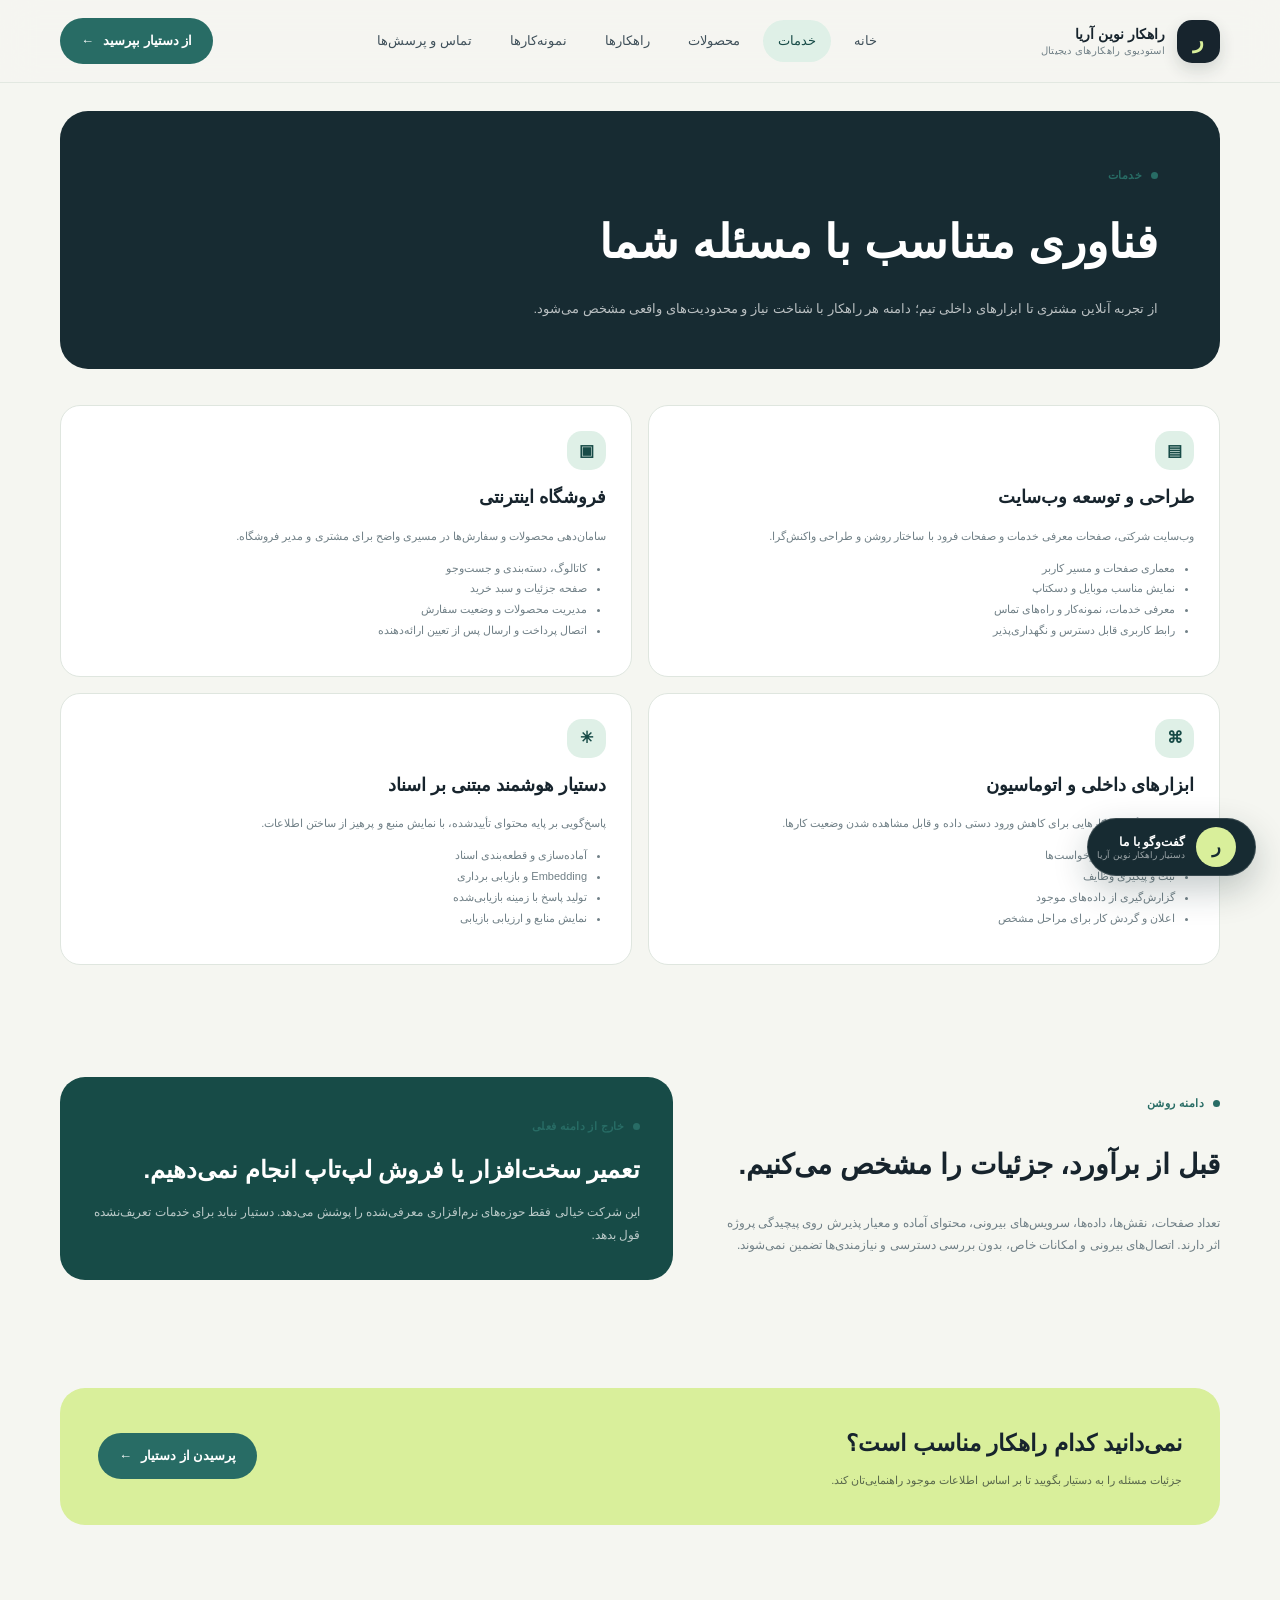
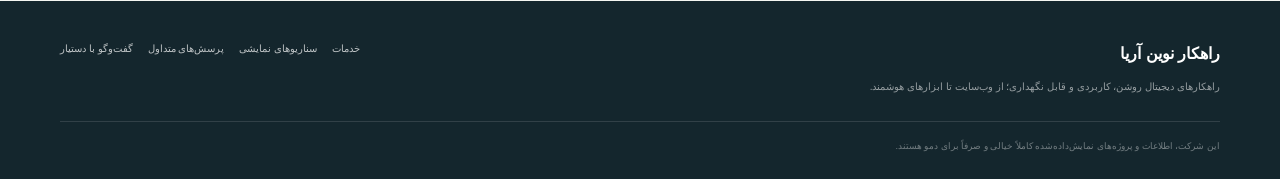
<file: website/services.html>
<!doctype html>
<html lang="fa" dir="rtl">
<head>
  <meta charset="utf-8">
  <meta name="viewport" content="width=device-width, initial-scale=1">
  <meta name="description" content="معرفی خدمات طراحی وب، فروشگاه اینترنتی، اتوماسیون و دستیار هوشمند راهکار نوین آریا.">
  <meta name="theme-color" content="#f5f6f1">
  <title>خدمات نرم‌افزاری | راهکار نوین آریا</title>
  <link rel="stylesheet" href="./assets/site.css">
</head>
<body>
  <header class="site-header">
    <div class="container header-inner">
      <a class="brand" href="./index.html" aria-label="راهکار نوین آریا، صفحه اصلی">
        <span class="brand-mark">ر</span>
        <span class="brand-copy">راهکار نوین آریا<small>استودیوی راهکارهای دیجیتال</small></span>
      </a>
      <nav class="nav-links" data-main-nav aria-label="ناوبری اصلی">
        <a href="./index.html">خانه</a>
        <a href="./services.html" aria-current="page">خدمات</a>
        <a href="./products.html">محصولات</a>
        <a href="./solutions.html">راهکارها</a>
        <a href="./showcase.html">نمونه‌کارها</a>
        <a href="./contact.html">تماس و پرسش‌ها</a>
      </nav>
      <a class="header-cta" href="#assistant" data-open-assistant>از دستیار بپرسید <span>←</span></a>
      <button class="menu-toggle" type="button" data-menu-toggle aria-label="باز کردن منو" aria-expanded="false">☰</button>
    </div>
  </header>
  <main>
    <div class="container">
  <section class="page-hero"><span class="eyebrow">خدمات</span><h1>فناوری متناسب با مسئله شما</h1><p>از تجربه آنلاین مشتری تا ابزارهای داخلی تیم؛ دامنه هر راهکار با شناخت نیاز و محدودیت‌های واقعی مشخص می‌شود.</p></section>
  <section class="section">
    <div class="detail-grid">
      <article class="detail-card" id="web"><div class="service-icon">▤</div><h2>طراحی و توسعه وب‌سایت</h2><p>وب‌سایت شرکتی، صفحات معرفی خدمات و صفحات فرود با ساختار روشن و طراحی واکنش‌گرا.</p><ul><li>معماری صفحات و مسیر کاربر</li><li>نمایش مناسب موبایل و دسکتاپ</li><li>معرفی خدمات، نمونه‌کار و راه‌های تماس</li><li>رابط کاربری قابل دسترس و نگهداری‌پذیر</li></ul></article>
      <article class="detail-card" id="commerce"><div class="service-icon">▣</div><h2>فروشگاه اینترنتی</h2><p>سامان‌دهی محصولات و سفارش‌ها در مسیری واضح برای مشتری و مدیر فروشگاه.</p><ul><li>کاتالوگ، دسته‌بندی و جست‌وجو</li><li>صفحه جزئیات و سبد خرید</li><li>مدیریت محصولات و وضعیت سفارش</li><li>اتصال پرداخت و ارسال پس از تعیین ارائه‌دهنده</li></ul></article>
      <article class="detail-card" id="automation"><div class="service-icon">⌘</div><h2>ابزارهای داخلی و اتوماسیون</h2><p>داشبوردها و گردش کارهایی برای کاهش ورود دستی داده و قابل مشاهده شدن وضعیت کارها.</p><ul><li>داشبورد وضعیت درخواست‌ها</li><li>ثبت و پیگیری وظایف</li><li>گزارش‌گیری از داده‌های موجود</li><li>اعلان و گردش کار برای مراحل مشخص</li></ul></article>
      <article class="detail-card" id="assistant"><div class="service-icon">✳</div><h2>دستیار هوشمند مبتنی بر اسناد</h2><p>پاسخ‌گویی بر پایه محتوای تأییدشده، با نمایش منبع و پرهیز از ساختن اطلاعات.</p><ul><li>آماده‌سازی و قطعه‌بندی اسناد</li><li>Embedding و بازیابی برداری</li><li>تولید پاسخ با زمینه بازیابی‌شده</li><li>نمایش منابع و ارزیابی بازیابی</li></ul></article>
    </div>
  </section>
  <section class="section split-section">
    <div><span class="eyebrow">دامنه روشن</span><h2 style="font-size:28px;line-height:1.7">قبل از برآورد، جزئیات را مشخص می‌کنیم.</h2><p style="color:var(--muted);font-size:12px">تعداد صفحات، نقش‌ها، داده‌ها، سرویس‌های بیرونی، محتوای آماده و معیار پذیرش روی پیچیدگی پروژه اثر دارند. اتصال‌های بیرونی و امکانات خاص، بدون بررسی دسترسی و نیازمندی‌ها تضمین نمی‌شوند.</p></div>
    <div class="statement-panel"><span class="eyebrow">خارج از دامنه فعلی</span><h3>تعمیر سخت‌افزار یا فروش لپ‌تاپ انجام نمی‌دهیم.</h3><p>این شرکت خیالی فقط حوزه‌های نرم‌افزاری معرفی‌شده را پوشش می‌دهد. دستیار نباید برای خدمات تعریف‌نشده قول بدهد.</p></div>
  </section>
  <section class="cta-band"><div><h2>نمی‌دانید کدام راهکار مناسب است؟</h2><p>جزئیات مسئله را به دستیار بگویید تا بر اساس اطلاعات موجود راهنمایی‌تان کند.</p></div><a class="button" href="#assistant" data-open-assistant>پرسیدن از دستیار <span>←</span></a></section>
</div>
  </main>
  <footer class="site-footer">
    <div class="container">
      <div class="footer-inner">
        <div>
          <div class="footer-brand">راهکار نوین آریا</div>
          <p>راهکارهای دیجیتال روشن، کاربردی و قابل نگهداری؛ از وب‌سایت تا ابزارهای هوشمند.</p>
        </div>
        <div class="footer-links">
          <a href="./services.html">خدمات</a>
          <a href="./showcase.html">سناریوهای نمایشی</a>
          <a href="./contact.html">پرسش‌های متداول</a>
          <a href="#assistant" data-open-assistant>گفت‌وگو با دستیار</a>
        </div>
      </div>
      <div class="footer-bottom">این شرکت، اطلاعات و پروژه‌های نمایش‌داده‌شده کاملاً خیالی و صرفاً برای دمو هستند.</div>
    </div>
  </footer>
  <script src="../widget/widget.js" data-api-url="http://127.0.0.1:8000"></script>
  <script src="./assets/site.js"></script>
</body>
</html>
</file>
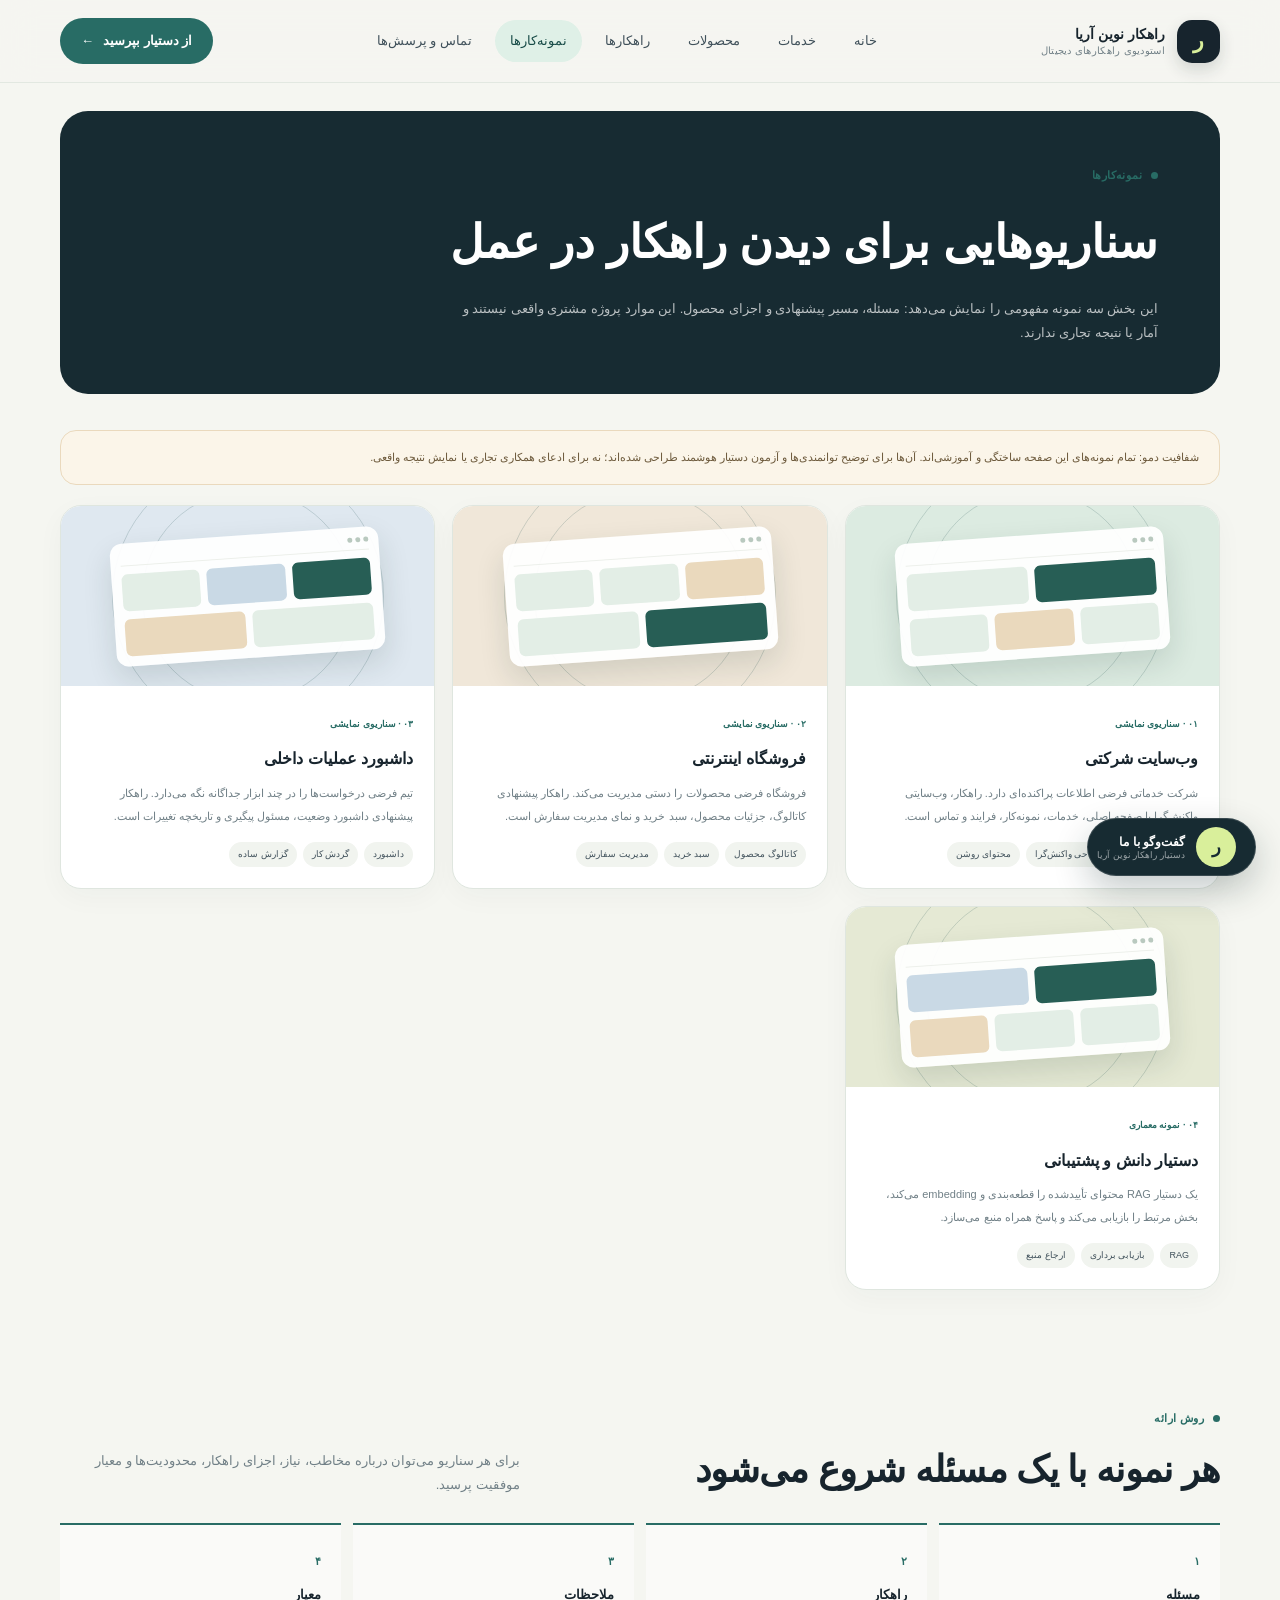
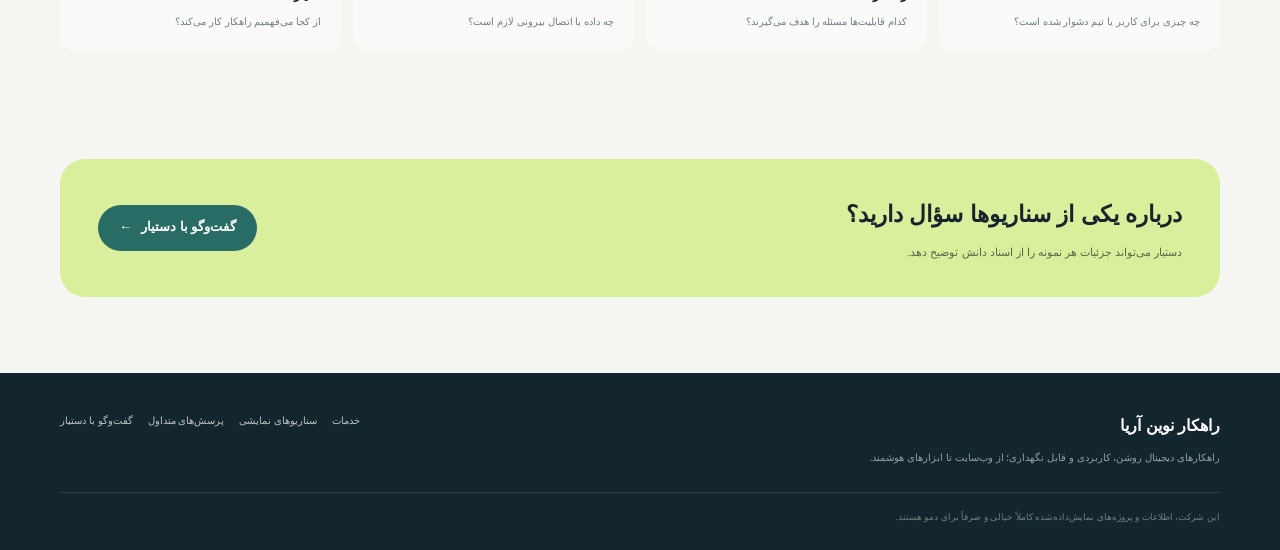
<file: website/showcase.html>
<!doctype html>
<html lang="fa" dir="rtl">
<head>
  <meta charset="utf-8">
  <meta name="viewport" content="width=device-width, initial-scale=1">
  <meta name="description" content="چهار سناریوی مفهومی و ساختگی از پروژه‌های نرم‌افزاری راهکار نوین آریا.">
  <meta name="theme-color" content="#f5f6f1">
  <title>نمونه‌کارها و سناریوهای نمایشی | راهکار نوین آریا</title>
  <link rel="stylesheet" href="./assets/site.css">
</head>
<body>
  <header class="site-header">
    <div class="container header-inner">
      <a class="brand" href="./index.html" aria-label="راهکار نوین آریا، صفحه اصلی">
        <span class="brand-mark">ر</span>
        <span class="brand-copy">راهکار نوین آریا<small>استودیوی راهکارهای دیجیتال</small></span>
      </a>
      <nav class="nav-links" data-main-nav aria-label="ناوبری اصلی">
        <a href="./index.html">خانه</a>
        <a href="./services.html">خدمات</a>
        <a href="./products.html">محصولات</a>
        <a href="./solutions.html">راهکارها</a>
        <a href="./showcase.html" aria-current="page">نمونه‌کارها</a>
        <a href="./contact.html">تماس و پرسش‌ها</a>
      </nav>
      <a class="header-cta" href="#assistant" data-open-assistant>از دستیار بپرسید <span>←</span></a>
      <button class="menu-toggle" type="button" data-menu-toggle aria-label="باز کردن منو" aria-expanded="false">☰</button>
    </div>
  </header>
  <main>
    <div class="container">
  <section class="page-hero"><span class="eyebrow">نمونه‌کارها</span><h1>سناریوهایی برای دیدن راهکار در عمل</h1><p>این بخش سه نمونه مفهومی را نمایش می‌دهد: مسئله، مسیر پیشنهادی و اجزای محصول. این موارد پروژه مشتری واقعی نیستند و آمار یا نتیجه تجاری ندارند.</p></section>
  <section class="section">
    <div class="notice">شفافیت دمو: تمام نمونه‌های این صفحه ساختگی و آموزشی‌اند. آن‌ها برای توضیح توانمندی‌ها و آزمون دستیار هوشمند طراحی شده‌اند؛ نه برای ادعای همکاری تجاری یا نمایش نتیجه واقعی.</div>
    <div class="project-grid" style="margin-top:20px">
      <article class="project-card" id="corporate"><div class="project-visual"><div class="mock-browser"><div class="mock-browser-top"><i></i><i></i><i></i></div><div class="mock-ui-row"><div class="mock-ui-block dark"></div><div class="mock-ui-block"></div></div><div class="mock-ui-row"><div class="mock-ui-block"></div><div class="mock-ui-block sand"></div><div class="mock-ui-block"></div></div></div></div><div class="project-body"><span class="project-type">۰۱ · سناریوی نمایشی</span><h3>وب‌سایت شرکتی</h3><p>شرکت خدماتی فرضی اطلاعات پراکنده‌ای دارد. راهکار، وب‌سایتی واکنش‌گرا با صفحه اصلی، خدمات، نمونه‌کار، فرایند و تماس است.</p><div class="project-meta"><span>معماری اطلاعات</span><span>طراحی واکنش‌گرا</span><span>محتوای روشن</span></div></div></article>
      <article class="project-card" id="store"><div class="project-visual store"><div class="mock-browser"><div class="mock-browser-top"><i></i><i></i><i></i></div><div class="mock-ui-row"><div class="mock-ui-block sand"></div><div class="mock-ui-block"></div><div class="mock-ui-block"></div></div><div class="mock-ui-row"><div class="mock-ui-block dark"></div><div class="mock-ui-block"></div></div></div></div><div class="project-body"><span class="project-type">۰۲ · سناریوی نمایشی</span><h3>فروشگاه اینترنتی</h3><p>فروشگاه فرضی محصولات را دستی مدیریت می‌کند. راهکار پیشنهادی کاتالوگ، جزئیات محصول، سبد خرید و نمای مدیریت سفارش است.</p><div class="project-meta"><span>کاتالوگ محصول</span><span>سبد خرید</span><span>مدیریت سفارش</span></div></div></article>
      <article class="project-card" id="dashboard"><div class="project-visual dashboard"><div class="mock-browser"><div class="mock-browser-top"><i></i><i></i><i></i></div><div class="mock-ui-row"><div class="mock-ui-block dark"></div><div class="mock-ui-block blue"></div><div class="mock-ui-block"></div></div><div class="mock-ui-row"><div class="mock-ui-block"></div><div class="mock-ui-block sand"></div></div></div></div><div class="project-body"><span class="project-type">۰۳ · سناریوی نمایشی</span><h3>داشبورد عملیات داخلی</h3><p>تیم فرضی درخواست‌ها را در چند ابزار جداگانه نگه می‌دارد. راهکار پیشنهادی داشبورد وضعیت، مسئول پیگیری و تاریخچه تغییرات است.</p><div class="project-meta"><span>داشبورد</span><span>گردش کار</span><span>گزارش ساده</span></div></div></article>
      <article class="project-card" id="assistant"><div class="project-visual assistant"><div class="mock-browser"><div class="mock-browser-top"><i></i><i></i><i></i></div><div class="mock-ui-row"><div class="mock-ui-block dark"></div><div class="mock-ui-block blue"></div></div><div class="mock-ui-row"><div class="mock-ui-block"></div><div class="mock-ui-block"></div><div class="mock-ui-block sand"></div></div></div></div><div class="project-body"><span class="project-type">۰۴ · نمونه معماری</span><h3>دستیار دانش و پشتیبانی</h3><p>یک دستیار RAG محتوای تأییدشده را قطعه‌بندی و embedding می‌کند، بخش مرتبط را بازیابی می‌کند و پاسخ همراه منبع می‌سازد.</p><div class="project-meta"><span>RAG</span><span>بازیابی برداری</span><span>ارجاع منبع</span></div></div></article>
    </div>
  </section>
  <section class="section">
    <div class="section-head"><div><span class="eyebrow">روش ارائه</span><h2>هر نمونه با یک مسئله شروع می‌شود</h2></div><p>برای هر سناریو می‌توان درباره مخاطب، نیاز، اجزای راهکار، محدودیت‌ها و معیار موفقیت پرسید.</p></div>
    <div class="process-grid">
      <div class="process-step"><b>۱</b><h3>مسئله</h3><p>چه چیزی برای کاربر یا تیم دشوار شده است؟</p></div>
      <div class="process-step"><b>۲</b><h3>راهکار</h3><p>کدام قابلیت‌ها مسئله را هدف می‌گیرند؟</p></div>
      <div class="process-step"><b>۳</b><h3>ملاحظات</h3><p>چه داده یا اتصال بیرونی لازم است؟</p></div>
      <div class="process-step"><b>۴</b><h3>معیار</h3><p>از کجا می‌فهمیم راهکار کار می‌کند؟</p></div>
    </div>
  </section>
  <section class="cta-band"><div><h2>درباره یکی از سناریوها سؤال دارید؟</h2><p>دستیار می‌تواند جزئیات هر نمونه را از اسناد دانش توضیح دهد.</p></div><a class="button" href="#assistant" data-open-assistant>گفت‌وگو با دستیار <span>←</span></a></section>
</div>
  </main>
  <footer class="site-footer">
    <div class="container">
      <div class="footer-inner">
        <div>
          <div class="footer-brand">راهکار نوین آریا</div>
          <p>راهکارهای دیجیتال روشن، کاربردی و قابل نگهداری؛ از وب‌سایت تا ابزارهای هوشمند.</p>
        </div>
        <div class="footer-links">
          <a href="./services.html">خدمات</a>
          <a href="./showcase.html">سناریوهای نمایشی</a>
          <a href="./contact.html">پرسش‌های متداول</a>
          <a href="#assistant" data-open-assistant>گفت‌وگو با دستیار</a>
        </div>
      </div>
      <div class="footer-bottom">این شرکت، اطلاعات و پروژه‌های نمایش‌داده‌شده کاملاً خیالی و صرفاً برای دمو هستند.</div>
    </div>
  </footer>
  <script src="../widget/widget.js" data-api-url="http://127.0.0.1:8000"></script>
  <script src="./assets/site.js"></script>
</body>
</html>
</file>
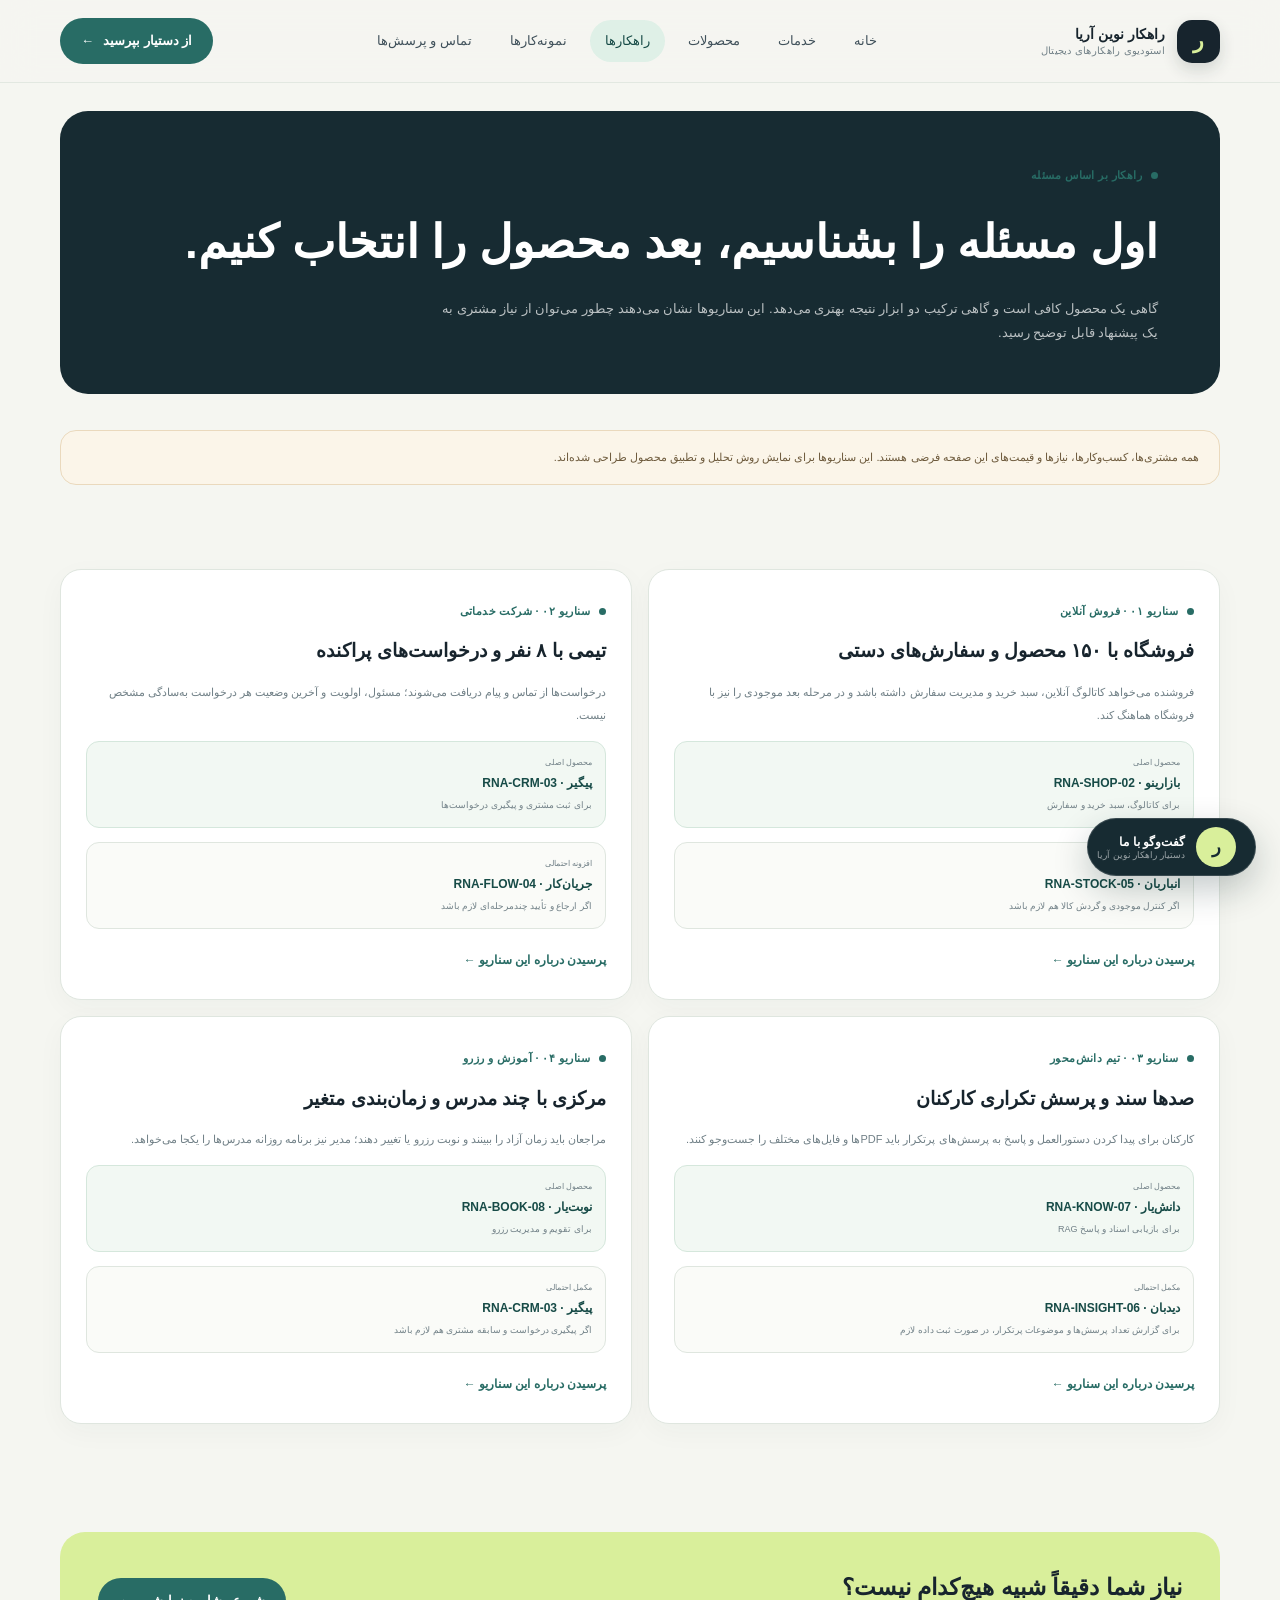
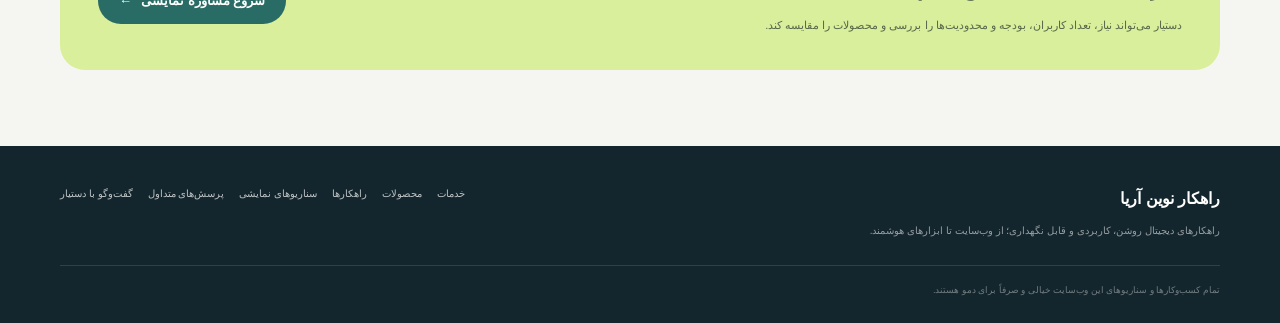
<file: website/solutions.html>
<!doctype html>
<html lang="fa" dir="rtl">
<head>
  <meta charset="utf-8">
  <meta name="viewport" content="width=device-width, initial-scale=1">
  <meta name="description" content="راهکارهای پیشنهادی برای فروشگاه‌ها، شرکت‌های خدماتی، تیم‌های داخلی و سازمان‌های دانش‌محور.">
  <meta name="theme-color" content="#f5f6f1">
  <title>راهکارها بر اساس نیاز کسب‌وکار | راهکار نوین آریا</title>
  <link rel="stylesheet" href="./assets/site.css">
</head>
<body>
  <header class="site-header">
    <div class="container header-inner">
      <a class="brand" href="./index.html" aria-label="راهکار نوین آریا، صفحه اصلی">
        <span class="brand-mark">ر</span>
        <span class="brand-copy">راهکار نوین آریا<small>استودیوی راهکارهای دیجیتال</small></span>
      </a>
      <nav class="nav-links" data-main-nav aria-label="ناوبری اصلی">
        <a href="./index.html">خانه</a>
        <a href="./services.html">خدمات</a>
        <a href="./products.html">محصولات</a>
        <a href="./solutions.html" aria-current="page">راهکارها</a>
        <a href="./showcase.html">نمونه‌کارها</a>
        <a href="./contact.html">تماس و پرسش‌ها</a>
      </nav>
      <a class="header-cta" href="#assistant" data-open-assistant>از دستیار بپرسید <span>←</span></a>
      <button class="menu-toggle" type="button" data-menu-toggle aria-label="باز کردن منو" aria-expanded="false">☰</button>
    </div>
  </header>
  <main>
    <div class="container">
      <section class="page-hero">
        <span class="eyebrow">راهکار بر اساس مسئله</span>
        <h1>اول مسئله را بشناسیم، بعد محصول را انتخاب کنیم.</h1>
        <p>گاهی یک محصول کافی است و گاهی ترکیب دو ابزار نتیجه بهتری می‌دهد. این سناریوها نشان می‌دهند چطور می‌توان از نیاز مشتری به یک پیشنهاد قابل توضیح رسید.</p>
      </section>
      <section class="section">
        <div class="notice">همه مشتری‌ها، کسب‌وکارها، نیازها و قیمت‌های این صفحه فرضی هستند. این سناریوها برای نمایش روش تحلیل و تطبیق محصول طراحی شده‌اند.</div>
      </section>
      <section class="section" style="padding-top:8px">
        <div class="solution-grid">
          <article class="solution-card">
            <span class="eyebrow">سناریو ۰۱ · فروش آنلاین</span>
            <h2>فروشگاه با ۱۵۰ محصول و سفارش‌های دستی</h2>
            <p>فروشنده می‌خواهد کاتالوگ آنلاین، سبد خرید و مدیریت سفارش داشته باشد و در مرحله بعد موجودی را نیز با فروشگاه هماهنگ کند.</p>
            <div class="solution-match"><small>محصول اصلی</small><strong>بازارینو · RNA-SHOP-02</strong><span>برای کاتالوگ، سبد خرید و سفارش</span></div>
            <div class="solution-match secondary"><small>افزونه احتمالی</small><strong>انباربان · RNA-STOCK-05</strong><span>اگر کنترل موجودی و گردش کالا هم لازم باشد</span></div>
            <button class="text-link" type="button" data-ask-assistant="ما یک فروشگاه اینترنتی با حدود ۱۵۰ محصول داریم. سفارش‌ها را دستی ثبت می‌کنیم و موجودی هم همیشه دقیق نیست. بودجه نمایشی ما ۵۰ تا ۶۵ میلیون تومان است. کدام محصول یا ترکیب محصولات مناسب است؟">پرسیدن درباره این سناریو ←</button>
          </article>
          <article class="solution-card">
            <span class="eyebrow">سناریو ۰۲ · شرکت خدماتی</span>
            <h2>تیمی با ۸ نفر و درخواست‌های پراکنده</h2>
            <p>درخواست‌ها از تماس و پیام دریافت می‌شوند؛ مسئول، اولویت و آخرین وضعیت هر درخواست به‌سادگی مشخص نیست.</p>
            <div class="solution-match"><small>محصول اصلی</small><strong>پیگیر · RNA-CRM-03</strong><span>برای ثبت مشتری و پیگیری درخواست‌ها</span></div>
            <div class="solution-match secondary"><small>افزونه احتمالی</small><strong>جریان‌کار · RNA-FLOW-04</strong><span>اگر ارجاع و تأیید چندمرحله‌ای لازم باشد</span></div>
            <button class="text-link" type="button" data-ask-assistant="ما یک شرکت خدماتی با هشت نفر هستیم. درخواست مشتری از تماس و پیام می‌آید و پیگیری‌ها گم می‌شوند. بین پیگیر و جریان‌کار کدام را پیشنهاد می‌کنید؟">پرسیدن درباره این سناریو ←</button>
          </article>
          <article class="solution-card">
            <span class="eyebrow">سناریو ۰۳ · تیم دانش‌محور</span>
            <h2>صدها سند و پرسش تکراری کارکنان</h2>
            <p>کارکنان برای پیدا کردن دستورالعمل و پاسخ به پرسش‌های پرتکرار باید PDFها و فایل‌های مختلف را جست‌وجو کنند.</p>
            <div class="solution-match"><small>محصول اصلی</small><strong>دانش‌یار · RNA-KNOW-07</strong><span>برای بازیابی اسناد و پاسخ RAG</span></div>
            <div class="solution-match secondary"><small>مکمل احتمالی</small><strong>دیدبان · RNA-INSIGHT-06</strong><span>برای گزارش تعداد پرسش‌ها و موضوعات پرتکرار، در صورت ثبت داده لازم</span></div>
            <button class="text-link" type="button" data-ask-assistant="ما صدها PDF و دستورالعمل داخلی داریم و کارکنان مدام سؤال تکراری می‌پرسند. چه راهکاری پیشنهاد می‌کنید و چه محدودیت‌هایی دارد؟">پرسیدن درباره این سناریو ←</button>
          </article>
          <article class="solution-card">
            <span class="eyebrow">سناریو ۰۴ · آموزش و رزرو</span>
            <h2>مرکزی با چند مدرس و زمان‌بندی متغیر</h2>
            <p>مراجعان باید زمان آزاد را ببینند و نوبت رزرو یا تغییر دهند؛ مدیر نیز برنامه روزانه مدرس‌ها را یکجا می‌خواهد.</p>
            <div class="solution-match"><small>محصول اصلی</small><strong>نوبت‌یار · RNA-BOOK-08</strong><span>برای تقویم و مدیریت رزرو</span></div>
            <div class="solution-match secondary"><small>مکمل احتمالی</small><strong>پیگیر · RNA-CRM-03</strong><span>اگر پیگیری درخواست و سابقه مشتری هم لازم باشد</span></div>
            <button class="text-link" type="button" data-ask-assistant="ما یک آموزشگاه با چند مدرس داریم و می‌خواهیم دانشجو زمان آزاد را ببیند و نوبت رزرو کند. چه محصولی مناسب است؟">پرسیدن درباره این سناریو ←</button>
          </article>
        </div>
      </section>
      <section class="cta-band">
        <div><h2>نیاز شما دقیقاً شبیه هیچ‌کدام نیست؟</h2><p>دستیار می‌تواند نیاز، تعداد کاربران، بودجه و محدودیت‌ها را بررسی و محصولات را مقایسه کند.</p></div>
        <button class="button" type="button" data-ask-assistant="من یک نیاز متفاوت دارم. چند سؤال لازم از من بپرس تا از بین محصولات نمایشی بهترین گزینه را پیدا کنی.">شروع مشاوره نمایشی <span>←</span></button>
      </section>
    </div>
  </main>
  <footer class="site-footer">
    <div class="container">
      <div class="footer-inner">
        <div><div class="footer-brand">راهکار نوین آریا</div><p>راهکارهای دیجیتال روشن، کاربردی و قابل نگهداری؛ از وب‌سایت تا ابزارهای هوشمند.</p></div>
        <div class="footer-links">
          <a href="./services.html">خدمات</a><a href="./products.html">محصولات</a><a href="./solutions.html">راهکارها</a>
          <a href="./showcase.html">سناریوهای نمایشی</a><a href="./contact.html">پرسش‌های متداول</a>
          <a href="#assistant" data-open-assistant>گفت‌وگو با دستیار</a>
        </div>
      </div>
      <div class="footer-bottom">تمام کسب‌وکارها و سناریوهای این وب‌سایت خیالی و صرفاً برای دمو هستند.</div>
    </div>
  </footer>
  <script src="../widget/widget.js" data-api-url="http://127.0.0.1:8000"></script>
  <script src="./assets/site.js"></script>
</body>
</html>
</file>
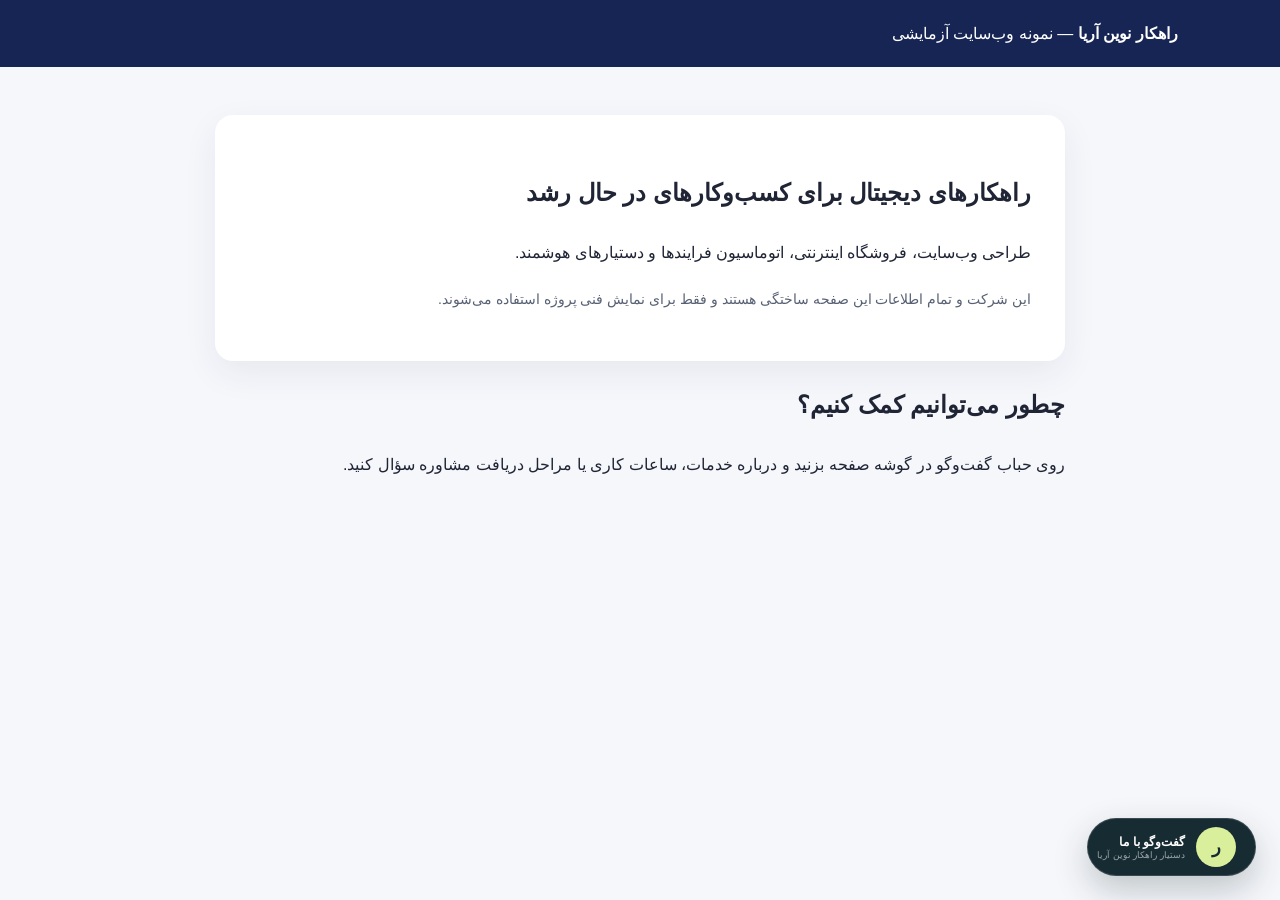
<file: widget/demo.html>
<!doctype html>
<html lang="fa" dir="rtl">
<head>
  <meta charset="utf-8">
  <meta name="viewport" content="width=device-width, initial-scale=1">
  <title>راهکار نوین آریا | دمو</title>
  <link rel="stylesheet" href="./widget.css">
  <style>
    body { margin: 0; font-family: Tahoma, Arial, sans-serif; background: #f6f7fb; color: #202536; }
    header { padding: 24px 8%; background: #172554; color: white; }
    main { max-width: 850px; margin: 48px auto; padding: 0 24px; line-height: 2; }
    .hero { padding: 34px; border-radius: 18px; background: white; box-shadow: 0 12px 35px #17255412; }
    .note { color: #586174; font-size: 14px; }
  </style>
</head>
<body>
  <header><strong>راهکار نوین آریا</strong><span> — نمونه وب‌سایت آزمایشی</span></header>
  <main>
    <section class="hero">
      <h1>راهکارهای دیجیتال برای کسب‌وکارهای در حال رشد</h1>
      <p>طراحی وب‌سایت، فروشگاه اینترنتی، اتوماسیون فرایندها و دستیارهای هوشمند.</p>
      <p class="note">این شرکت و تمام اطلاعات این صفحه ساختگی هستند و فقط برای نمایش فنی پروژه استفاده می‌شوند.</p>
    </section>
    <h2>چطور می‌توانیم کمک کنیم؟</h2>
    <p>روی حباب گفت‌وگو در گوشه صفحه بزنید و درباره خدمات، ساعات کاری یا مراحل دریافت مشاوره سؤال کنید.</p>
  </main>
  <script src="./widget.js" data-api-url="http://127.0.0.1:8000"></script>
</body>
</html>
</file>
<file: website/assets/site.css>
:root {
  color-scheme: light;
  --ink: #17242d;
  --ink-soft: #40515b;
  --muted: #718087;
  --paper: #f5f6f1;
  --surface: #ffffff;
  --line: #dfe6df;
  --green: #286c65;
  --green-deep: #174b47;
  --mint: #dff0e7;
  --lime: #d9ef9b;
  --sand: #e9e1d2;
  --radius: 24px;
  --shadow: 0 24px 70px rgba(24, 49, 46, .10);
}
* { box-sizing: border-box; }
html { scroll-behavior: smooth; }
body {
  margin: 0;
  color: var(--ink);
  background: var(--paper);
  font-family: Tahoma, "Segoe UI", Arial, sans-serif;
  line-height: 1.9;
  -webkit-font-smoothing: antialiased;
}
a { color: inherit; text-decoration: none; }
button, input, textarea { font: inherit; }
button, a { -webkit-tap-highlight-color: transparent; }
.container { width: min(1160px, calc(100% - 44px)); margin-inline: auto; }
.site-header {
  position: sticky; top: 0; z-index: 100;
  background: rgba(245, 246, 241, .90);
  border-bottom: 1px solid rgba(223, 230, 223, .85);
  backdrop-filter: blur(18px);
}
.header-inner { min-height: 82px; display: flex; align-items: center; justify-content: space-between; gap: 24px; }
.brand { display: inline-flex; align-items: center; gap: 12px; min-width: max-content; }
.brand-mark {
  width: 43px; height: 43px; display: grid; place-items: center; border-radius: 15px;
  background: var(--ink); color: var(--lime); font-size: 22px; font-weight: 800;
  box-shadow: 0 7px 16px rgba(23, 36, 45, .16);
}
.brand-copy { display: grid; line-height: 1.45; font-weight: 800; font-size: 14px; }
.brand-copy small { color: var(--muted); font-size: 10px; font-weight: 500; letter-spacing: .3px; }
.nav-links { display: flex; align-items: center; gap: 8px; }
.nav-links a { padding: 9px 15px; border-radius: 999px; color: var(--ink-soft); font-size: 13px; transition: .2s ease; }
.nav-links a:hover, .nav-links a[aria-current="page"] { background: var(--mint); color: var(--green-deep); }
.header-cta, .button {
  display: inline-flex; align-items: center; justify-content: center; gap: 9px;
  min-height: 46px; padding: 0 20px; border-radius: 999px; border: 1px solid transparent;
  background: var(--green); color: #fff; font-size: 13px; font-weight: 700;
  transition: transform .2s ease, background .2s ease, box-shadow .2s ease; cursor: pointer;
}
.header-cta:hover, .button:hover { transform: translateY(-2px); background: var(--green-deep); box-shadow: 0 10px 24px rgba(40, 108, 101, .18); }
.button-light { background: var(--lime); color: var(--ink); }
.button-light:hover { background: #e8f7bc; color: var(--ink); }
.button-outline { background: transparent; border-color: rgba(255,255,255,.35); color: white; }
.button-outline:hover { background: rgba(255,255,255,.1); }
.menu-toggle { display: none; width: 44px; height: 44px; border: 1px solid var(--line); border-radius: 14px; background: white; color: var(--ink); font-size: 20px; cursor: pointer; }
.hero {
  position: relative; overflow: hidden; isolation: isolate; margin-top: 30px; padding: clamp(34px, 6vw, 76px);
  display: grid; grid-template-columns: 1.04fr .96fr; align-items: center; gap: 35px;
  border-radius: 32px; color: #fff; background: #172b32;
  background-image: radial-gradient(circle at 82% 18%, rgba(111, 177, 141, .22), transparent 30%),
                    radial-gradient(circle at 6% 100%, rgba(217, 239, 155, .10), transparent 34%);
  box-shadow: var(--shadow);
}
.hero::after { content: ""; position: absolute; z-index: -1; width: 420px; height: 420px; border: 1px solid rgba(255,255,255,.08); border-radius: 50%; left: -190px; bottom: -290px; box-shadow: 0 0 0 36px rgba(255,255,255,.025), 0 0 0 72px rgba(255,255,255,.02); }
.eyebrow { display: inline-flex; align-items: center; gap: 9px; color: var(--green); font-size: 11px; font-weight: 800; letter-spacing: .4px; }
.eyebrow::before { content: ""; width: 7px; height: 7px; border-radius: 50%; background: currentColor; }
.hero .eyebrow { color: var(--lime); }
.hero h1 { max-width: 650px; margin: 16px 0 18px; font-size: clamp(34px, 5vw, 58px); line-height: 1.45; letter-spacing: -1.5px; }
.hero h1 span { color: var(--lime); }
.hero p { max-width: 570px; margin: 0; color: rgba(255,255,255,.73); font-size: 15px; line-height: 2.2; }
.hero-actions { display: flex; flex-wrap: wrap; gap: 12px; margin-top: 30px; }
.hero-note { margin-top: 20px !important; color: rgba(255,255,255,.48) !important; font-size: 10px !important; }
.hero-art { position: relative; min-height: 350px; display: grid; place-items: center; }
.orbit { position: absolute; width: 315px; height: 315px; border-radius: 50%; border: 1px solid rgba(217,239,155,.25); box-shadow: 0 0 0 28px rgba(217,239,155,.035), 0 0 0 58px rgba(217,239,155,.025); }
.art-window {
  position: relative; width: min(100%, 390px); border: 1px solid rgba(255,255,255,.15); border-radius: 22px;
  padding: 15px; background: rgba(246, 249, 240, .10); backdrop-filter: blur(12px);
  box-shadow: 0 24px 70px rgba(0,0,0,.22); transform: rotate(-3deg);
}
.window-top { display: flex; align-items: center; justify-content: space-between; padding-bottom: 13px; border-bottom: 1px solid rgba(255,255,255,.13); }
.window-dots { display: flex; gap: 5px; direction: ltr; }
.window-dots i { width: 7px; height: 7px; border-radius: 50%; background: rgba(255,255,255,.4); }
.window-label { color: rgba(255,255,255,.6); font-size: 9px; }
.art-grid { display: grid; grid-template-columns: 1fr 1fr; gap: 9px; margin-top: 13px; }
.art-tile { min-height: 82px; padding: 12px; border-radius: 13px; background: rgba(255,255,255,.09); border: 1px solid rgba(255,255,255,.08); }
.art-tile.large { grid-column: span 2; min-height: 108px; background: rgba(217,239,155,.12); }
.art-kicker { color: var(--lime); font-size: 9px; }
.art-line { height: 6px; width: 72%; margin-top: 10px; border-radius: 20px; background: rgba(255,255,255,.68); }
.art-line.short { width: 42%; opacity: .45; margin-top: 7px; }
.art-pills { display: flex; gap: 6px; margin-top: 13px; }
.art-pills i { height: 19px; width: 48px; border-radius: 99px; background: rgba(217,239,155,.8); }
.art-pills i + i { background: rgba(255,255,255,.22); }
.floating-tag { position: absolute; display: flex; align-items: center; gap: 9px; padding: 10px 14px; border-radius: 15px; background: #f5f6f1; color: var(--ink); box-shadow: 0 12px 30px rgba(0,0,0,.18); font-size: 10px; font-weight: 800; }
.floating-tag b { width: 26px; height: 26px; display: grid; place-items: center; border-radius: 9px; background: var(--mint); color: var(--green); font-size: 14px; }
.tag-one { top: 28px; right: 0; }
.tag-two { bottom: 28px; left: 0; }
.trust-strip { display: grid; grid-template-columns: repeat(4, 1fr); gap: 14px; margin: 28px 0 70px; }
.trust-item { display: flex; align-items: center; gap: 10px; padding: 14px 17px; border: 1px solid var(--line); border-radius: 16px; background: rgba(255,255,255,.5); color: var(--ink-soft); font-size: 11px; }
.trust-item b { display: grid; place-items: center; width: 25px; height: 25px; border-radius: 9px; background: var(--mint); color: var(--green); }
.section { padding: 36px 0 76px; }
.section-head { display: flex; justify-content: space-between; align-items: end; gap: 20px; margin-bottom: 25px; }
.section-head h2 { margin: 8px 0 0; font-size: clamp(24px, 3.4vw, 37px); line-height: 1.55; letter-spacing: -.8px; }
.section-head p { max-width: 460px; margin: 0; color: var(--muted); font-size: 13px; }
.text-link { color: var(--green); font-size: 12px; font-weight: 800; white-space: nowrap; }
.text-link span { display: inline-block; transition: transform .2s ease; }
.text-link:hover span { transform: translateX(-4px); }
.cards-grid { display: grid; grid-template-columns: repeat(4, 1fr); gap: 15px; }
.service-card, .content-card, .project-card, .info-card {
  border: 1px solid var(--line); border-radius: 21px; background: var(--surface);
  box-shadow: 0 8px 28px rgba(24,49,46,.035);
}
.service-card { padding: 23px; min-height: 245px; transition: transform .2s ease, box-shadow .2s ease; }
.service-card:hover, .project-card:hover { transform: translateY(-5px); box-shadow: 0 18px 42px rgba(24,49,46,.09); }
.service-icon { width: 47px; height: 47px; display: grid; place-items: center; border-radius: 15px; color: var(--green-deep); background: var(--mint); font-size: 20px; font-weight: 800; }
.service-card h3 { margin: 18px 0 7px; font-size: 15px; }
.service-card p { margin: 0; color: var(--muted); font-size: 11px; line-height: 2.1; }
.service-card a { display: inline-flex; margin-top: 16px; color: var(--green); font-size: 11px; font-weight: 800; }
.split-section { display: grid; grid-template-columns: .9fr 1.1fr; gap: 45px; align-items: center; }
.statement-panel { padding: 33px; border-radius: 25px; color: #fff; background: var(--green-deep); }
.statement-panel h3 { margin: 10px 0; font-size: 24px; line-height: 1.7; }
.statement-panel p { margin: 0; color: rgba(255,255,255,.7); font-size: 12px; }
.feature-list { display: grid; gap: 18px; }
.feature-row { display: grid; grid-template-columns: 35px 1fr; gap: 13px; }
.feature-index { display: grid; place-items: center; width: 32px; height: 32px; border: 1px solid var(--line); border-radius: 11px; color: var(--green); font-size: 10px; font-weight: 800; }
.feature-row h3 { margin: 0 0 3px; font-size: 14px; }
.feature-row p { margin: 0; color: var(--muted); font-size: 11px; }
.project-grid { display: grid; grid-template-columns: repeat(3, 1fr); gap: 17px; }
.project-card { overflow: hidden; transition: transform .2s ease, box-shadow .2s ease; }
.project-visual { position: relative; height: 180px; display: grid; place-items: center; overflow: hidden; background: #dcebe1; }
.project-visual::before, .project-visual::after { content: ""; position: absolute; border-radius: 50%; border: 1px solid rgba(23,75,71,.18); }
.project-visual::before { width: 210px; height: 210px; }
.project-visual::after { width: 270px; height: 270px; }
.project-visual.store { background: #f0e7d9; }
.project-visual.dashboard { background: #dfe8f0; }
.project-visual.assistant { background: #e5e9d4; }
.mock-browser { position: relative; z-index: 1; width: 72%; padding: 10px; border-radius: 12px; background: rgba(255,255,255,.94); box-shadow: 0 13px 30px rgba(24,49,46,.14); transform: rotate(-4deg); }
.mock-browser-top { display: flex; gap: 3px; padding-bottom: 7px; border-bottom: 1px solid #edf0eb; }
.mock-browser-top i { width: 5px; height: 5px; border-radius: 50%; background: #b9c9bf; }
.mock-ui-row { display: flex; gap: 7px; margin-top: 8px; }
.mock-ui-block { flex: 1; height: 37px; border-radius: 6px; background: #e3eee6; }
.mock-ui-block.dark { background: #275e55; }
.mock-ui-block.sand { background: #ead9bd; }
.mock-ui-block.blue { background: #c9d9e5; }
.project-body { padding: 21px; }
.project-type { color: var(--green); font-size: 9px; font-weight: 800; }
.project-body h3 { margin: 7px 0; font-size: 16px; }
.project-body p { margin: 0; color: var(--muted); font-size: 11px; line-height: 2.1; }
.project-meta { display: flex; flex-wrap: wrap; gap: 6px; margin-top: 14px; }
.project-meta span { padding: 4px 9px; border-radius: 99px; color: var(--ink-soft); background: #f1f4ef; font-size: 9px; }
.process-grid { display: grid; grid-template-columns: repeat(4,1fr); gap: 12px; counter-reset: step; }
.process-step { padding: 20px; border-top: 2px solid var(--green); background: rgba(255,255,255,.5); border-radius: 0 0 16px 16px; }
.process-step b { color: var(--green); font-size: 11px; }
.process-step h3 { margin: 8px 0 4px; font-size: 13px; }
.process-step p { margin: 0; color: var(--muted); font-size: 10px; }
.faq-list { display: grid; gap: 9px; }
.faq-list details { padding: 16px 19px; border: 1px solid var(--line); border-radius: 15px; background: white; }
.faq-list summary { cursor: pointer; color: var(--ink); font-size: 12px; font-weight: 800; }
.faq-list details p { margin: 10px 0 0; color: var(--muted); font-size: 11px; }
.cta-band { display: flex; align-items: center; justify-content: space-between; gap: 25px; margin: 32px 0 76px; padding: 34px 38px; border-radius: 25px; background: var(--lime); }
.cta-band h2 { margin: 0 0 5px; font-size: 23px; }
.cta-band p { margin: 0; color: #58674b; font-size: 11px; }
.page-hero { margin-top: 28px; padding: 48px clamp(25px,5vw,62px); border-radius: 28px; color: white; background: #172b32; }
.page-hero h1 { margin: 10px 0; font-size: clamp(29px,4vw,46px); }
.page-hero p { max-width: 720px; margin: 0; color: rgba(255,255,255,.7); font-size: 13px; }
.detail-grid { display: grid; grid-template-columns: repeat(2,1fr); gap: 16px; }
.detail-card { padding: 25px; border: 1px solid var(--line); border-radius: 20px; background: white; }
.detail-card h2 { margin: 10px 0 8px; font-size: 18px; }
.detail-card p, .detail-card li { color: var(--muted); font-size: 11px; }
.detail-card ul { padding-right: 19px; margin: 10px 0; }
.detail-card .service-icon { width: 39px; height: 39px; font-size: 16px; }
.notice { padding: 16px 20px; border: 1px solid #ead9bd; border-radius: 16px; background: #fbf5e9; color: #6d5a3c; font-size: 11px; }
.contact-grid { display: grid; grid-template-columns: 1fr 1fr; gap: 18px; }
.info-card { padding: 27px; }
.info-card h2 { margin: 0 0 13px; font-size: 19px; }
.info-line { padding: 12px 0; border-bottom: 1px solid var(--line); }
.info-line:last-child { border-bottom: 0; }
.info-line small { display: block; color: var(--muted); font-size: 10px; }
.info-line strong { font-size: 13px; }
.site-footer { margin-top: 40px; padding: 38px 0 24px; color: rgba(255,255,255,.72); background: #14262d; }
.footer-inner { display: flex; justify-content: space-between; gap: 28px; }
.footer-brand { color: white; font-weight: 800; }
.footer-inner p { max-width: 420px; margin: 7px 0 0; color: rgba(255,255,255,.55); font-size: 10px; }
.footer-links { display: flex; flex-wrap: wrap; gap: 15px; align-items: flex-start; }
.footer-links a { font-size: 10px; }
.footer-bottom { margin-top: 25px; padding-top: 16px; border-top: 1px solid rgba(255,255,255,.12); color: rgba(255,255,255,.4); font-size: 9px; }
.disclaimer { display: inline-flex; align-items: center; gap: 7px; padding: 7px 11px; border-radius: 99px; background: rgba(255,255,255,.1); color: rgba(255,255,255,.65); font-size: 9px; }
@media (max-width: 920px) {
  .cards-grid { grid-template-columns: repeat(2,1fr); }
  .trust-strip { grid-template-columns: repeat(2,1fr); }
  .hero { grid-template-columns: 1fr; }
  .hero-art { min-height: 290px; }
  .split-section { grid-template-columns: 1fr; gap: 22px; }
}
@media (max-width: 720px) {
  .container { width: min(100% - 28px, 560px); }
  .header-inner { min-height: 70px; }
  .menu-toggle { display: inline-grid; place-items: center; margin-right: auto; }
  .header-cta { display: none; }
  .nav-links {
    display: none; position: absolute; top: 69px; right: 14px; left: 14px; padding: 10px;
    border: 1px solid var(--line); border-radius: 18px; background: white; box-shadow: var(--shadow);
    flex-direction: column; align-items: stretch; gap: 2px;
  }
  .nav-links.is-open { display: flex; }
  .nav-links a { padding: 12px 15px; }
  .hero { margin-top: 16px; padding: 29px 23px; border-radius: 24px; }
  .hero h1 { font-size: 34px; }
  .hero p { font-size: 12px; }
  .hero-art { min-height: 260px; }
  .orbit { width: 230px; height: 230px; }
  .art-window { width: min(100%, 330px); }
  .tag-one { top: 8px; }
  .tag-two { bottom: 8px; }
  .trust-strip { margin: 16px 0 45px; gap: 8px; }
  .trust-item { padding: 10px; font-size: 9px; }
  .section { padding: 23px 0 50px; }
  .section-head { align-items: flex-start; flex-direction: column; }
  .section-head p { font-size: 11px; }
  .cards-grid, .project-grid, .detail-grid, .contact-grid { grid-template-columns: 1fr; }
  .service-card { min-height: unset; }
  .process-grid { grid-template-columns: repeat(2,1fr); }
  .cta-band { align-items: flex-start; flex-direction: column; padding: 25px; margin-bottom: 52px; }
  .cta-band h2 { font-size: 19px; }
  .page-hero { margin-top: 16px; padding: 32px 23px; border-radius: 22px; }
  .page-hero h1 { font-size: 31px; }
  .footer-inner { flex-direction: column; }
}
@media (prefers-reduced-motion: reduce) {
  *, *::before, *::after { scroll-behavior: auto !important; transition-duration: .01ms !important; animation-duration: .01ms !important; }
}

/* Product catalogue and solution scenarios */
.product-tools {
  display: grid;
  grid-template-columns: 1fr;
  gap: 11px;
  margin-bottom: 22px;
  padding: 18px;
  border: 1px solid var(--line);
  border-radius: 18px;
  background: #fff;
}
.product-search-label { color: var(--ink-soft); font-size: 11px; font-weight: 800; }
.product-search {
  width: 100%;
  min-height: 48px;
  padding: 0 15px;
  border: 1px solid var(--line);
  border-radius: 13px;
  color: var(--ink);
  background: #fbfcf9;
  direction: rtl;
  outline: none;
  font-size: 12px;
}
.product-search:focus { border-color: var(--green); box-shadow: 0 0 0 3px rgba(40,108,101,.1); }
.product-filters { display: flex; flex-wrap: wrap; gap: 7px; }
.product-filters button {
  padding: 8px 13px;
  border: 1px solid var(--line);
  border-radius: 999px;
  color: var(--ink-soft);
  background: #fff;
  font-size: 10px;
  cursor: pointer;
}
.product-filters button[aria-pressed="true"] { border-color: var(--green); color: white; background: var(--green); }
.product-grid { display: grid; grid-template-columns: repeat(4,minmax(0,1fr)); gap: 14px; }
.product-card {
  display: flex;
  flex-direction: column;
  min-width: 0;
  padding: 20px;
  border: 1px solid var(--line);
  border-radius: 20px;
  background: #fff;
  box-shadow: 0 8px 28px rgba(24,49,46,.035);
  transition: transform .2s ease, box-shadow .2s ease;
}
.product-card:hover { transform: translateY(-4px); box-shadow: 0 18px 42px rgba(24,49,46,.09); }
.product-card[hidden] { display: none !important; }
.product-card-top { display: flex; align-items: center; justify-content: space-between; gap: 8px; }
.product-symbol { display: grid; place-items: center; width: 42px; height: 42px; border-radius: 14px; color: var(--green-deep); background: var(--mint); font-size: 20px; font-weight: 800; }
.product-code { color: var(--muted); font-size: 8px; letter-spacing: .3px; direction: ltr; }
.product-category { margin-top: 16px; color: var(--green); font-size: 9px; font-weight: 800; }
.product-card h3 { margin: 4px 0 6px; font-size: 19px; }
.product-card p { min-height: 67px; margin: 0; color: var(--muted); font-size: 10px; line-height: 2; }
.product-price { display: grid; gap: 1px; margin: 14px 0 10px; padding: 10px 12px; border-radius: 12px; background: #f3f6ef; }
.product-price small { color: var(--muted); font-size: 8px; }
.product-price strong { color: var(--ink); font-size: 11px; }
.product-card ul { margin: 0 0 13px; padding-right: 17px; color: var(--muted); font-size: 9px; line-height: 2.1; }
.product-ask { margin-top: auto; padding-top: 8px; border: 0; background: transparent; text-align: right; cursor: pointer; }
.product-empty { padding: 25px; border: 1px dashed var(--line); border-radius: 16px; color: var(--muted); text-align: center; font-size: 12px; }
.solution-grid { display: grid; grid-template-columns: repeat(2,minmax(0,1fr)); gap: 16px; }
.solution-card { padding: 25px; border: 1px solid var(--line); border-radius: 21px; background: #fff; box-shadow: 0 8px 28px rgba(24,49,46,.035); }
.solution-card h2 { margin: 8px 0; font-size: 19px; }
.solution-card p { color: var(--muted); font-size: 11px; line-height: 2.1; }
.solution-match { display: grid; gap: 2px; margin: 14px 0 8px; padding: 13px; border: 1px solid #d5e7dc; border-radius: 13px; background: #f2f8f3; }
.solution-match.secondary { border-color: var(--line); background: #fafbf8; }
.solution-match small { color: var(--muted); font-size: 8px; }
.solution-match strong { color: var(--green-deep); font-size: 12px; }
.solution-match span { color: var(--muted); font-size: 9px; }
.solution-card .text-link { display: inline-flex; margin-top: 12px; padding: 0; border: 0; background: transparent; cursor: pointer; }
@media (max-width: 1100px) {
  .product-grid { grid-template-columns: repeat(2,minmax(0,1fr)); }
}
@media (max-width: 720px) {
  .product-grid, .solution-grid { grid-template-columns: 1fr; }
  .product-card p { min-height: unset; }
  .product-tools { padding: 13px; }
  .product-filters button { flex: 1 1 auto; }
}
</file>
<file: widget/widget.css>
/* Embeddable Persian RAG assistant. Loaded by widget.js from the same folder. */
:root {
  --psa-ink: #17242d;
  --psa-muted: #75848a;
  --psa-green: #286c65;
  --psa-green-deep: #174b47;
  --psa-mint: #e3f1e9;
  --psa-paper: #f7f8f4;
  --psa-line: #e1e8e3;
}
.psa-launcher {
  position: fixed; right: 24px; bottom: 24px; z-index: 99998;
  display: inline-flex; align-items: center; gap: 11px; min-height: 58px;
  padding: 8px 19px 8px 9px; border: 1px solid rgba(255,255,255,.14);
  border-radius: 999px; color: #fff; background: #172b32;
  font: 700 12px Tahoma, "Segoe UI", Arial, sans-serif; cursor: pointer;
  box-shadow: 0 14px 35px rgba(17, 42, 43, .24);
  transition: transform .2s ease, box-shadow .2s ease;
}
.psa-launcher:hover { transform: translateY(-3px); box-shadow: 0 18px 42px rgba(17,42,43,.3); }
.psa-launcher:focus-visible, .psa-panel button:focus-visible, .psa-panel input:focus-visible, .psa-panel a:focus-visible { outline: 3px solid #b6dd70; outline-offset: 3px; }
.psa-launcher-mark {
  display: grid; place-items: center; width: 40px; height: 40px; border-radius: 50%;
  color: #172b32; background: #d9ef9b; font-size: 18px; font-weight: 900;
}
.psa-launcher-copy { display: grid; gap: 1px; text-align: right; }
.psa-launcher-copy small { color: rgba(255,255,255,.58); font-size: 9px; font-weight: 400; }
.psa-panel {
  position: fixed; right: 24px; bottom: 94px; z-index: 99999;
  display: flex; flex-direction: column; width: min(390px, calc(100vw - 32px));
  height: min(610px, calc(100vh - 126px)); overflow: hidden;
  border: 1px solid rgba(216,228,220,.95); border-radius: 25px;
  background: var(--psa-paper); color: var(--psa-ink);
  box-shadow: 0 28px 90px rgba(20,43,42,.25);
  direction: rtl; text-align: right; font-family: Tahoma, "Segoe UI", Arial, sans-serif;
  animation: psa-rise .22s ease-out;
}
.psa-panel[hidden] { display: none !important; }
@keyframes psa-rise { from { opacity: 0; transform: translateY(10px) scale(.985); } to { opacity: 1; transform: translateY(0) scale(1); } }
.psa-header {
  display: flex; align-items: center; justify-content: space-between; gap: 14px;
  padding: 17px 18px; color: white; background: #172b32;
  background-image: radial-gradient(circle at 88% 0%, rgba(101,163,127,.24), transparent 43%);
}
.psa-header-brand { display: flex; align-items: center; gap: 11px; }
.psa-header-mark { display: grid; place-items: center; width: 39px; height: 39px; border-radius: 13px; background: #d9ef9b; color: #172b32; font-weight: 900; font-size: 17px; }
.psa-header-title { display: grid; line-height: 1.6; }
.psa-header-title strong { font-size: 13px; }
.psa-header-title small { display: flex; align-items: center; gap: 6px; color: rgba(255,255,255,.62); font-size: 9px; }
.psa-status-dot { width: 6px; height: 6px; border-radius: 50%; background: #c7e88b; box-shadow: 0 0 0 3px rgba(199,232,139,.12); }
.psa-close {
  display: grid; place-items: center; width: 34px; height: 34px; border: 1px solid rgba(255,255,255,.18);
  border-radius: 11px; color: white; background: rgba(255,255,255,.08); font-size: 19px; cursor: pointer;
}
.psa-intro { padding: 15px 17px 10px; border-bottom: 1px solid var(--psa-line); background: #fff; }
.psa-intro strong { display: block; margin-bottom: 3px; font-size: 11px; }
.psa-intro p { margin: 0; color: var(--psa-muted); font-size: 10px; line-height: 1.9; }
.psa-messages { flex: 1; min-height: 0; overflow: auto; padding: 16px; scroll-behavior: smooth; }
.psa-message {
  width: fit-content; max-width: 89%; margin: 0 0 12px; padding: 11px 13px;
  border-radius: 15px; white-space: pre-wrap; overflow-wrap: anywhere;
  font-size: 11px; line-height: 2; box-shadow: 0 3px 10px rgba(25,53,44,.035);
}
.psa-assistant { margin-left: auto; color: #304047; border: 1px solid var(--psa-line); border-top-right-radius: 5px; background: #fff; }
.psa-user { margin-right: auto; color: #183f3b; border: 1px solid #d1e6d9; border-top-left-radius: 5px; background: var(--psa-mint); }
.psa-pending { color: var(--psa-muted); }
.psa-suggestions { display: flex; flex-wrap: wrap; gap: 6px; margin: 2px 0 14px; }
.psa-suggestion {
  padding: 7px 10px; border: 1px solid #d7e6dc; border-radius: 999px;
  color: var(--psa-green-deep); background: #fff; font-size: 9px; cursor: pointer; transition: .15s ease;
}
.psa-suggestion:hover { border-color: #8ab9a0; background: var(--psa-mint); }
.psa-sources { display: grid; gap: 7px; width: 91%; margin: -4px 0 15px auto; }
.psa-sources-label { color: var(--psa-muted); font-size: 9px; font-weight: 700; }
.psa-source {
  display: block; padding: 9px 11px; border: 1px solid var(--psa-line); border-radius: 12px;
  background: #fff; color: inherit; text-decoration: none; transition: .15s ease;
}
.psa-source[href]:hover { border-color: #9ac5aa; transform: translateY(-1px); }
.psa-source-title { display: block; color: var(--psa-green-deep); font-size: 10px; font-weight: 800; }
.psa-source-excerpt { display: block; margin-top: 3px; color: var(--psa-muted); font-size: 9px; line-height: 1.8; }
.psa-source-tag { display: inline-block; margin-top: 5px; color: #82928a; font-size: 8px; }
.psa-form-wrap { padding: 11px 13px 13px; border-top: 1px solid var(--psa-line); background: #fff; }
.psa-form { display: flex; align-items: center; gap: 8px; }
.psa-form input {
  min-width: 0; flex: 1; height: 43px; padding: 0 13px; border: 1px solid #dce5df;
  border-radius: 13px; outline: 0; color: var(--psa-ink); background: #f9faf7;
  font: 11px Tahoma, "Segoe UI", Arial, sans-serif; direction: rtl;
}
.psa-form input::placeholder { color: #9aa6a1; }
.psa-form input:focus { border-color: #7eaa96; box-shadow: 0 0 0 3px rgba(80,143,112,.11); }
.psa-send {
  display: grid; place-items: center; flex: 0 0 43px; height: 43px; border: 0;
  border-radius: 13px; color: #fff; background: var(--psa-green); font-size: 18px; cursor: pointer;
  transition: background .15s ease, transform .15s ease;
}
.psa-send:hover { background: var(--psa-green-deep); transform: translateY(-1px); }
.psa-send:disabled { opacity: .48; cursor: wait; transform: none; }
.psa-footnote { margin: 7px 3px 0; color: #9aa6a1; font-size: 8px; }
@media (max-width: 560px) {
  .psa-launcher { right: 14px; bottom: 14px; min-height: 54px; }
  .psa-panel { inset: 0; width: 100%; height: 100%; max-height: none; border: 0; border-radius: 0; }
  .psa-header { padding-top: max(17px, env(safe-area-inset-top)); }
  .psa-form-wrap { padding-bottom: max(13px, env(safe-area-inset-bottom)); }
}
@media (prefers-reduced-motion: reduce) {
  .psa-panel { animation: none; }
  .psa-launcher, .psa-source, .psa-suggestion { transition: none; }
}
</file>
